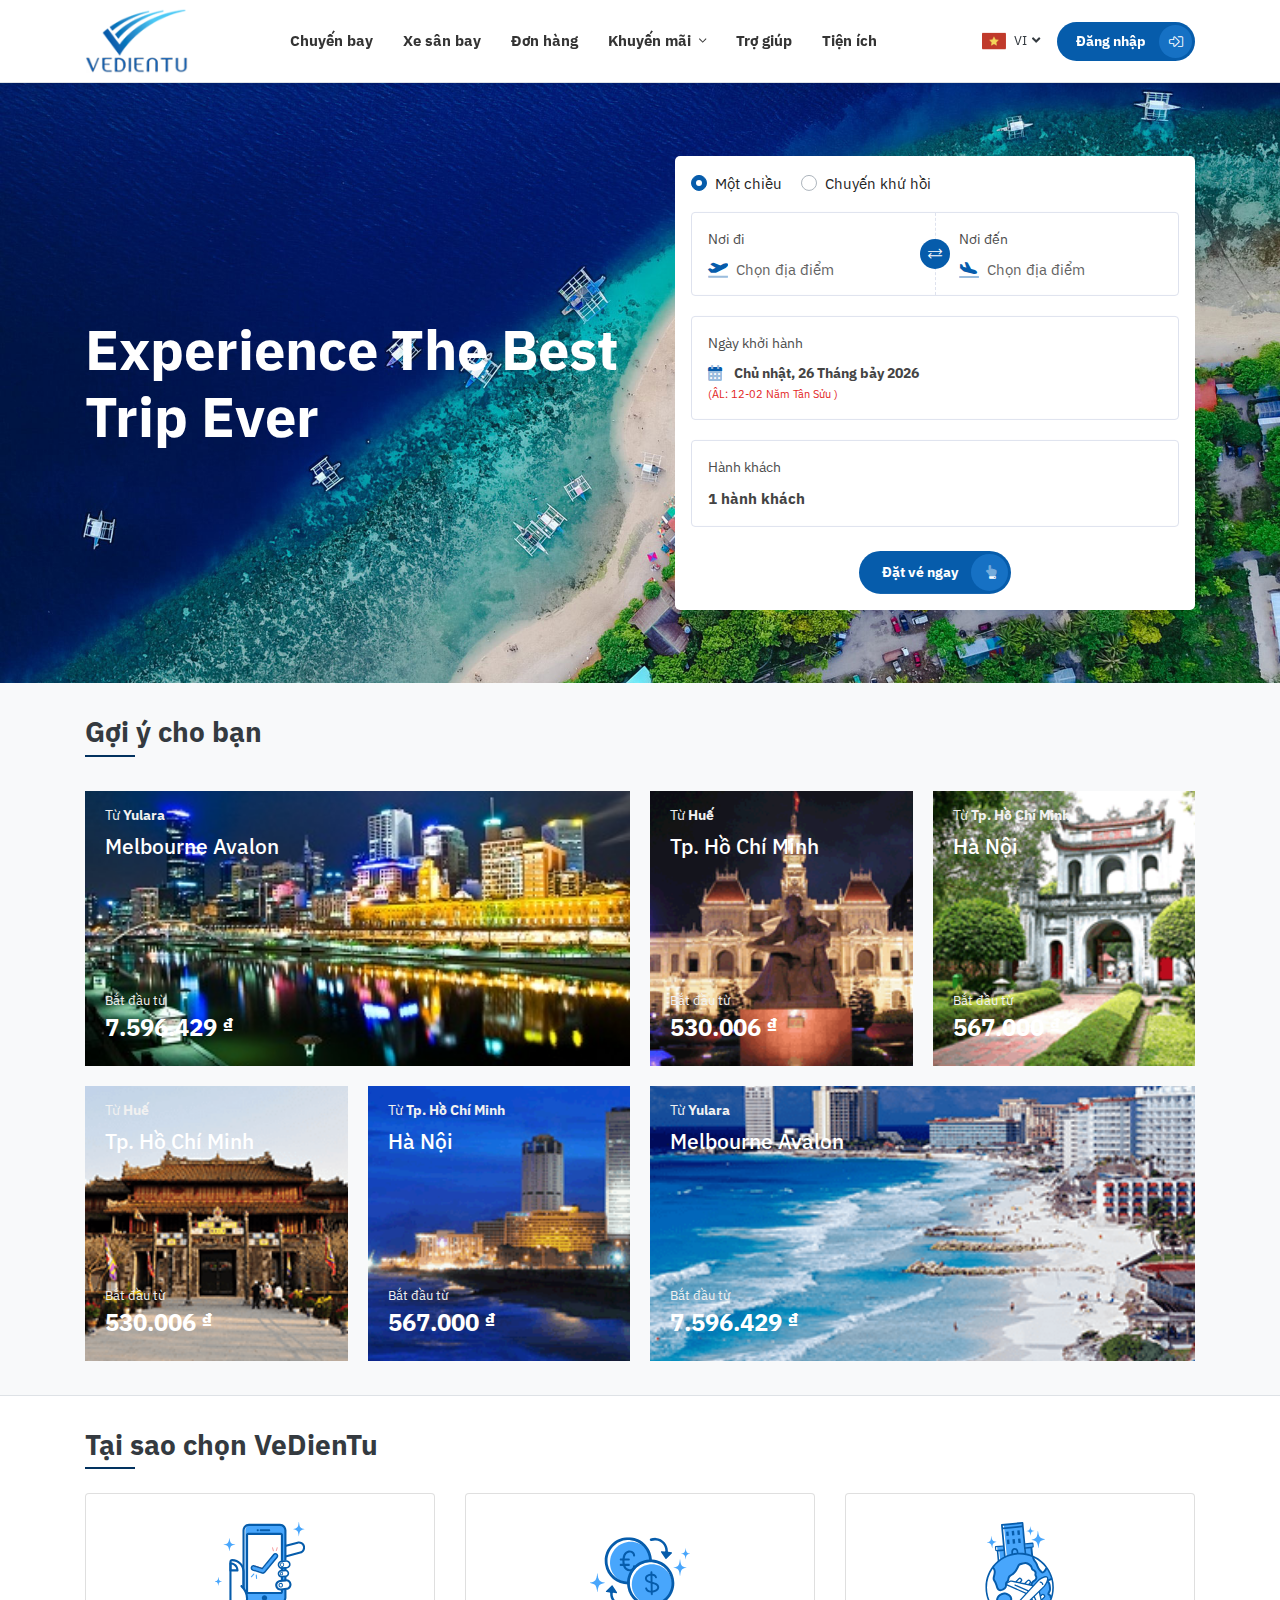
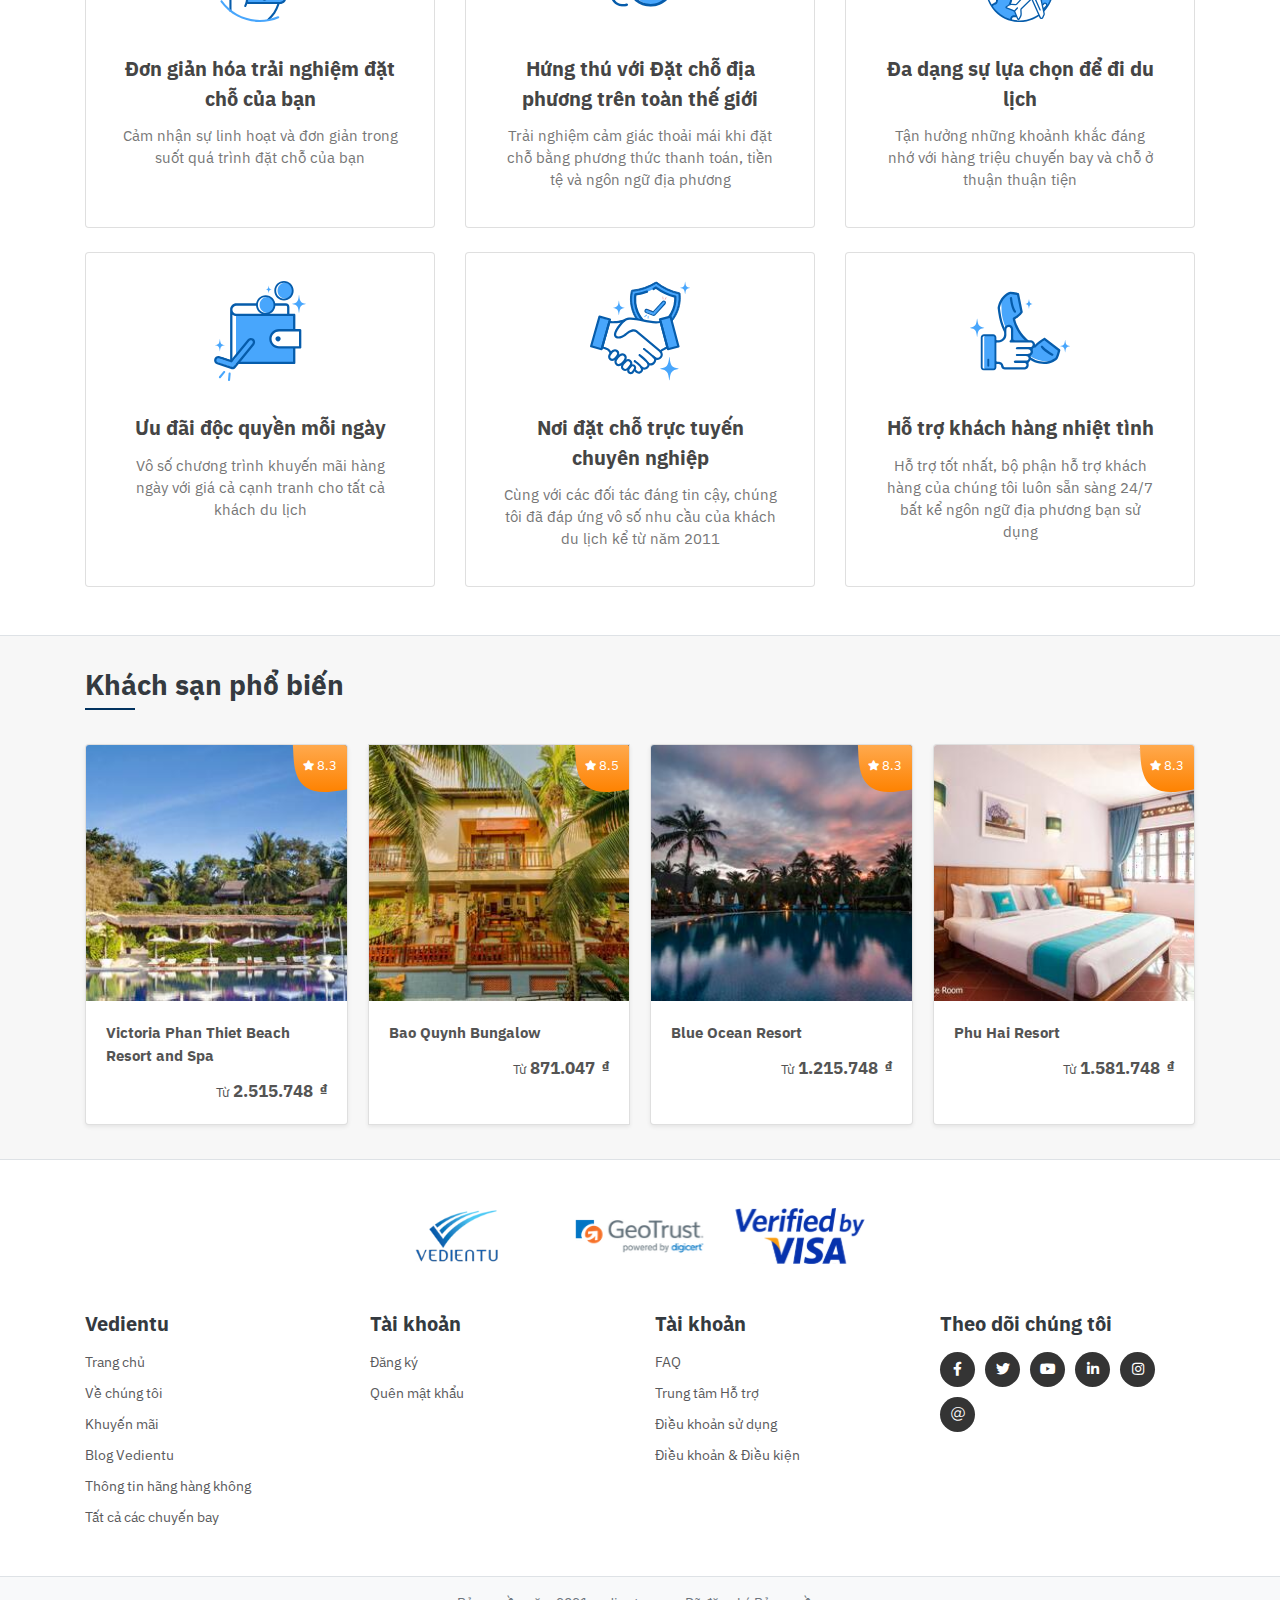
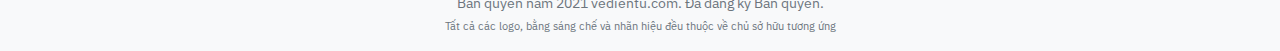
<file: index.html>
<html lang="en-US">
<head>
	<meta http-equiv="Content-Type" content="text/html;charset=UTF-8">
	<meta name="viewport" content="width=device-width, initial-scale=1">
	<meta name="Keywords" content="">
	<meta name="Description" content="">
	<link rel="icon" href="./assets/images/favicon.ico" type="image/x-icon">
	
	<meta itemprop="name" content="">
	<meta itemprop="description" content="">
	<meta itemprop="image" content="">
	
	<meta property="og:locale" content="">
	<meta property="og:type" content="">
	<meta property="og:title" content="">
	<meta property="og:description" content="">
	<meta property="og:image" content="">
	<meta property="og:url" content="">
	<meta property="og:site_name" content="">
	
	<meta name="twitter:card" content="">
	<meta name="twitter:description" content="">
	<meta name="twitter:title" content="">
	<meta name="twitter:site" content="">
	<meta name="twitter:image" content="">
	<meta name="twitter:creator" content="">
	
	<title>Home - Tempalte Ticket Booking</title>
	
	<link rel="stylesheet" href="./assets/plugin/bootstrap/css/bootstrap.min.css">
	<link rel="stylesheet" href="./assets/plugin/bootstrap-flatpickr/bootstrap-flatpickr.min.css">
	<link rel="stylesheet" href="./assets/plugin/select2/select2.min.css">
	<link rel="stylesheet" href="./assets/plugin/swiper/swiper.css">
	<link rel="stylesheet" href="./assets/fonts/fontawesome/css/all.min.css">
	<link rel="stylesheet" href="./assets/plugin/animate.css">
	<link rel="stylesheet" href="./assets/css/style.css">
	
	<style>
		:root {
			--color-main: #065cab;
			--color-hover: #02325f;
			--bg-main: #f7faff;
			--bg-light: #F7F7F7;
			--text-dark: #343a40;
			--text-gray: #6c757d;
			--text-gray-50: #a4a9ae;
			--color-border: #e9e9e9;
		}
	</style>
</head>
<body>
<div class="template-2-popupTheme">
	<div class="modal fade" id="modalLogin" tabindex="-1">
		<div class="modal-dialog">
			<div class="modal-content bg-transparent rounded-0 border-0">
				<div class="modal-body p-0">
					<div class="modal-inner overflow-hidden bg-white">
						<div class="px-4 py-3">
							<div class="heading text-center">
								<span>Đăng nhập</span> <br>Để đặt vé với giá ưu đãi
							</div>
							<div class="d-flex align-items-center justify-content-center my-4">
								<a href="javascript:void(0)" class="btn-social btn-facebook">
									<i class="fab fa-facebook-f"></i>
									Facebook
								</a>
								<button type="button" class="btn-social btn-google">
									<i class="fab fa-google-plus-g"></i>
									Google
								</button>
							</div>
							<div class="divider"><span>Hoặc</span></div>
							<div class="form my-4">
								<form action="">
									<div class="form-group">
										<label for=""><i class="fas fa-envelope"></i></label>
										<input type="email" class="form-control" placeholder="Email">
									</div>
									<div class="form-group">
										<label for=""><i class="fas fa-clock"></i></label>
										<input type="password" class="form-control" placeholder="Password">
									</div>
									<div class="mt-4 d-flex align-items-end justify-content-between">
										<button type="submit" class="btn-social btn-login">Đăng nhập
										</button>
										<a href="javascript:void(0)" data-modal="modalForgot"
										   class="text-muted callModal">Quên mật khẩu?</a>
									</div>
								</form>
							</div>
						</div>
						<div class="modal-inner-footer bg-light border-top px-4 py-3 text-justify">
							<p>
								Nếu chưa có tài khoản đăng nhập, vui lòng
								<a class="font-weight-bold color-main callModal" href="javascript:void(0)"
								   data-modal="modalRegister">Click vào đây để đăng ký</a>
							</p>
						</div>
					</div>
					<div class="modal-right">
						<button type="button" class="close position-absolute rounded-0 bg-transparent"
						        data-dismiss="modal">
							<i class="fal fa-times"></i>
						</button>
					</div>
				</div>
			</div>
		</div>
	</div>
	<div class="modal fade" id="modalRegister" tabindex="-1">
		<div class="modal-dialog">
			<div class="modal-content bg-transparent rounded-0 border-0">
				<div class="modal-body p-0">
					<div class="modal-inner overflow-hidden bg-white">
						<div class="px-4 py-3">
							<div class="heading text-center">
								<span>Đăng ký</span> <br>Để đặt vé với giá ưu đãi
							</div>
							<div class="d-flex align-items-center justify-content-center my-4">
								<a href="javascript:void(0)" class="btn-social btn-facebook">
									<i class="fab fa-facebook-f"></i>
									Facebook
								</a>
								<button type="button" class="btn-social btn-google">
									<i class="fab fa-google-plus-g"></i>
									Google
								</button>
							</div>
							<div class="divider"><span>Hoặc</span></div>
							<div class="form my-4">
								<form action="">
									<div class="form-group">
										<label for=""><i class="fas fa-envelope"></i></label>
										<input type="email" class="form-control" placeholder="Email">
									</div>
									<div class="form-group">
										<label for=""><i class="fas fa-clock"></i></label>
										<input type="password" class="form-control" placeholder="Password">
									</div>
									<div class="form-group">
										<label for=""><i class="fas fa-clock"></i></label>
										<input type="password" class="form-control" placeholder="Re-Password">
									</div>
									<div class="form-group">
										<label for=""><i class="fas fa-address-card"></i></label>
										<input type="text" class="form-control" placeholder="Full name">
									</div>
									<div class="form-group">
										<label for=""><i class="fas fa-phone-alt"></i></label>
										<input type="tel" class="form-control" placeholder="Number phone">
									</div>
									<div class="mt-4 d-flex align-items-end justify-content-between">
										<button type="submit" class="btn-social btn-login">Đăng ký
										</button>
									</div>
								</form>
							</div>
						</div>
						<div class="modal-inner-footer bg-light border-top px-4 py-3 text-justify">
							<p>
								Đã có tài khoản đăng nhập, vui lòng
								<a class="font-weight-bold color-main callModal" href="javascript:void(0)"
								   data-modal="modalLogin">Click vào đây để đăng nhập</a>
							</p>
						</div>
					</div>
					<div class="modal-right">
						<button type="button" class="close position-absolute rounded-0 bg-transparent"
						        data-dismiss="modal">
							<i class="fal fa-times"></i>
						</button>
					</div>
				</div>
			</div>
		</div>
	</div>
	<div class="modal fade" id="modalForgot" tabindex="-1">
		<div class="modal-dialog">
			<div class="modal-content bg-transparent rounded-0 border-0">
				<div class="modal-body p-0">
					<div class="modal-inner overflow-hidden bg-white">
						<div class="px-4 py-3">
							<div class="heading text-center">
								<span>Quên mật khẩu</span>
							</div>
							<div class="form my-4">
								<form action="">
									<div class="form-group">
										<label for=""><i class="fas fa-envelope"></i></label>
										<input type="email" class="form-control" placeholder="Email">
									</div>
									<div class="mt-4 d-flex align-items-end justify-content-between">
										<button type="submit" class="btn-social btn-login">Đăng ký
										</button>
									</div>
								</form>
							</div>
						</div>
					</div>
					<div class="modal-right">
						<button type="button" class="close position-absolute rounded-0 bg-transparent"
						        data-dismiss="modal">
							<i class="fal fa-times"></i>
						</button>
					</div>
				</div>
			</div>
		</div>
	</div>
</div>
<header class="border-bottom bg-white shadow-sm position-relative">
	<div class="container">
		<div class="row align-items-lg-center">
			<div class="col-lg-2">
				<div class="d-flex align-items-center justify-content-between">
				<div class="logo">
					<a class="d-inline-block" href="index.html">
						<img src="./assets/images/logo.png" alt="">
					</a>
				</div>
				<div class="user d-block d-lg-none">
					<div class="action d-flex align-items-center justify-content-lg-end justify-content-start">
						<a href="#modalLogin" class="btn btn-customize" data-toggle="modal">
							<span class="text">Đăng nhập</span>
							<span class="icon"><i class="fal fa-sign-in-alt"></i></span>
						</a>
					</div>
					<div class="action-user d-none align-items-center justify-content-lg-end justify-content-start py-2">
						<a href="javascript:void(0)">
									<span>
										Tài khoản
									</span>
							<i class="fas fa-angle-down"></i>
						</a>
						<ul class="list-unstyled mb-0">
							<li>
								<a href="javascript:void(0)">
											<span>
												Thông tin tài khoản
											</span>
								</a>
							</li>
							<li>
								<a href="javascript:void(0)">
											<span>
												Đổi mật khẩu
											</span>
								</a>
							</li>
							<li>
								<a href="javascript:void(0)">
											<span>
												Đăng xuất
											</span>
								</a>
							</li>
						</ul>
					</div>
				</div>
				</div>
			</div>
			<div class="col-lg-7">
				<div class="navigation">
					<ul class="list-unstyled mb-0 d-lg-flex align-items-center justify-content-start" id="hasMenu">
						<li>
							<a href="">
								Chuyến bay
							</a>
						</li>
						<li>
							<a href="">
								Xe sân bay
							</a>
						</li>
						<li>
							<a href="">
								Đơn hàng
							</a>
						</li>
						<li>
							<a href="">
								Khuyến mãi
								<i class="fal fa-angle-down ml-2"></i>
							</a>
							<ul class="list-unstyled mb-0">
								<li>
									<a href="">
										Submenu 01
									</a>
								</li>
								<li>
									<a href="">
										Submenu 02
									</a>
								</li>
							</ul>
						</li>
						<li>
							<a href="">
								Trợ giúp
							</a>
						</li>
						<li>
							<a href="">
								Tiện ích
							</a>
						</li>
					</ul>
				</div>
			</div>
			<div class="col-lg-3">
				<div class="bg-mobile">
					<div class="row row-5 align-items-center">
						<div class="col-lg-5 col-6">
							<div class="language d-flex align-items-center justify-content-lg-end justify-content-start py-2">
								<a href="javascript:void(0)">
								<span>
									<img src="./assets/images/language/vi.png" alt="">
									VI
								</span>
									<i class="fas fa-angle-down"></i>
								</a>
								<ul class="list-unstyled mb-0">
									<li>
										<a href="javascript:void(0)">
								<span>
									<img src="./assets/images/language/vi.png" alt="">
									Vietnamese
								</span>
										</a>
									</li>
									<li>
										<a href="javascript:void(0)">
								<span>
									<img src="./assets/images/language/en.png" alt="">
									English
								</span>
										</a>
									</li>
									<li>
										<a href="javascript:void(0)">
								<span>
									<img src="./assets/images/language/japan.png" alt="">
									Japanese
								</span>
										</a>
									</li>
									<li>
										<a href="javascript:void(0)">
								<span>
									<img src="./assets/images/language/vi.png" alt="">
									Vietnamese
								</span>
										</a>
									</li>
									<li>
										<a href="javascript:void(0)">
								<span>
									<img src="./assets/images/language/en.png" alt="">
									English
								</span>
										</a>
									</li>
									<li>
										<a href="javascript:void(0)">
								<span>
									<img src="./assets/images/language/japan.png" alt="">
									Japanese
								</span>
										</a>
									</li>
								</ul>
							</div>
						</div>
						<div class="col-lg-7 col-6 d-none d-lg-block">
							<div class="action d-flex align-items-center justify-content-lg-end justify-content-start">
								<a href="#modalLogin" class="btn btn-customize" data-toggle="modal">
									<span class="text">Đăng nhập</span>
									<span class="icon"><i class="fal fa-sign-in-alt"></i></span>
								</a>
							</div>
							<div class="action-user d-none align-items-center justify-content-lg-end justify-content-start py-2">
								<a href="javascript:void(0)">
									<span>
										Tài khoản
									</span>
									<i class="fas fa-angle-down"></i>
								</a>
								<ul class="list-unstyled mb-0">
									<li>
										<a href="javascript:void(0)">
											<span>
												Thông tin tài khoản
											</span>
										</a>
									</li>
									<li>
										<a href="javascript:void(0)">
											<span>
												Đổi mật khẩu
											</span>
										</a>
									</li>
									<li>
										<a href="javascript:void(0)">
											<span>
												Đăng xuất
											</span>
										</a>
									</li>
								</ul>
							</div>
						</div>
						<div class="col-6 d-block d-lg-none">
							<div class="hamburger" id="hamburger">
								<span></span>
							</div>
						</div>
					</div>
				</div>
			</div>
		</div>
	</div>
	<div class="header-overlay"></div>
</header>
<div class="main">
	<div class="block-banner position-relative">
		<div class="swiper-container d-none d-lg-block" id="swiper-banner">
			<div class="swiper-wrapper">
				<div class="swiper-slide">
					<div class="swiper-image" style="background-image: url('./assets/images/banner/bg-1.jpg')">
						<div class="swiper-inner h-100 d-flex align-items-center">
							<div class="container">
								<div class="row">
									<div class="col-md-6">
										<h3 class="text-white text-capitalize font-weight-bold mb-0">
											Experience the best trip ever
										</h3>
									</div>
								</div>
							</div>
						</div>
					</div>
				</div>
				<div class="swiper-slide">
					<div class="swiper-image" style="background-image: url('./assets/images/banner/bg-2.jpg')">
						<div class="swiper-inner h-100 d-flex align-items-center">
							<div class="container">
								<div class="row">
									<div class="col-md-6">
										<h3 class="text-white text-capitalize font-weight-bold mb-0">
											Making the most out of your holiday
										</h3>
									</div>
								</div>
							</div>
						</div>
					</div>
				</div>
				<div class="swiper-slide">
					<div class="swiper-image" style="background-image: url('./assets/images/banner/bg-3.jpg')">
						<div class="swiper-inner h-100 d-flex align-items-center">
							<div class="container">
								<div class="row">
									<div class="col-md-6">
										<h3 class="text-white text-capitalize font-weight-bold mb-0">
											Travel operator just for you
										</h3>
									</div>
								</div>
							</div>
						</div>
					</div>
				</div>
			</div>
		</div>
		<div class="block-form position-absolute">
			<div class="container">
				<div class="row">
					<div class="col-md-12">
						<div class="card border-0 bg-transparent card-search template-2-tab">
							<div class="card-body p-3 bg-white">
								<form action="" class="mb-0">
									<div class="position-relative form-inner-radio mb-3">
										<div class="row no-gutters">
											<div class="col-md-12">
												<div class="custom-control custom-radio custom-control-inline">
													<input type="radio" id="choose-flight-01"
													       name="choose-flight" checked
													       class="custom-control-input">
													<label class="custom-control-label"
													       for="choose-flight-01">Một chiều</label>
												</div>
												<div class="custom-control custom-radio custom-control-inline">
													<input type="radio" id="choose-flight-02"
													       name="choose-flight"
													       class="custom-control-input">
													<label class="custom-control-label"
													       for="choose-flight-02">Chuyến khứ hồi</label>
												</div>
											</div>
										</div>
									</div>
									<div class="position-relative form-inner form-choose-address rounded">
										<div class="row no-gutters">
											<div class="col-md-6">
												<div class="inner trigger-select position-relative p-3">
													<label for="flightDeparture">Nơi
														đi</label>
													<div class="d-flex align-items-center box-inner">
														<i class="fad fa-plane-departure color-main h6 mb-0"></i>
														<select name="states[]" id="flightDeparture"
														        class="flight-select form-control">
															<option value=""></option>
															<option value="SUBC"
															        title="Jakarta, Indonesia|Jakarta|SUBC|fa-plane-departure">
																Jakarta (SUBC)
															</option>
															<option value="SUBC"
															        title="Surabaya, Indonesia|Surabaya|SUBC|fa-plane-departure">
																Surabaya (SUBC)
															</option>
															<option value="JOGC"
															        title="Yogyakarta, Indonesia|Yogyakarta|JOGC|fa-plane-departure">
																Yogyakarta (JOGC)
															</option>
															<option value="SUBC"
															        title="Jakarta, Indonesia|Jakarta|SUBC|fa-plane-departure">
																Jakarta (SUBC)
															</option>
															<option value="SUBC"
															        title="Surabaya, Indonesia|Surabaya|SUBC|fa-plane-departure">
																Surabaya (SUBC)
															</option>
															<option value="JOGC"
															        title="Yogyakarta, Indonesia|Yogyakarta|JOGC|fa-plane-departure">
																Yogyakarta (JOGC)
															</option>
															<option value="SUBC"
															        title="Jakarta, Indonesia|Jakarta|SUBC|fa-plane-departure">
																Jakarta (SUBC)
															</option>
															<option value="SUBC"
															        title="Surabaya, Indonesia|Surabaya|SUBC|fa-plane-departure">
																Surabaya (SUBC)
															</option>
															<option value="JOGC"
															        title="Yogyakarta, Indonesia|Yogyakarta|JOGC|fa-plane-departure">
																Yogyakarta (JOGC)
															</option>
															<option value="SUBC"
															        title="Jakarta, Indonesia|Jakarta|SUBC|fa-plane-departure">
																Jakarta (SUBC)
															</option>
															<option value="SUBC"
															        title="Surabaya, Indonesia|Surabaya|SUBC|fa-plane-departure">
																Surabaya (SUBC)
															</option>
															<option value="JOGC"
															        title="Yogyakarta, Indonesia|Yogyakarta|JOGC|fa-plane-departure">
																Yogyakarta (JOGC)
															</option>
														</select>
													</div>
												</div>
											</div>
											<div class="inner-icon">
												<a href="javascript:void(0)" class="form-icon"
												   id="changeFlight">
													<i class="fal fa-exchange"></i>
												</a>
											</div>
											<div class="col-md-6">
												<div class="inner trigger-select inner-last position-relative p-3 pl-4">
													<label>Nơi đến</label>
													<div class="d-flex align-items-center  box-inner">
														<i class="fad fa-plane-arrival  color-main h6 mb-0"></i>
														<select name="states[]" id="flightDestination"
														        data-key="1"
														        class="flight-select form-control">
															<option value=""></option>
															<option value="SUBC"
															        title="Jakarta, Indonesia|Jakarta|SUBC|fa-plane-arrival">
																Jakarta (SUBC)
															</option>
															<option value="SUBC"
															        title="Surabaya, Indonesia|Surabaya|SUBC|fa-plane-arrival">
																Surabaya (SUBC)
															</option>
															<option value="JOGC"
															        title="Yogyakarta, Indonesia|Yogyakarta|JOGC|fa-plane-arrival">
																Yogyakarta (JOGC)
															</option>
															<option value="SUBC"
															        title="Jakarta, Indonesia|Jakarta|SUBC|fa-plane-arrival">
																Jakarta (SUBC)
															</option>
															<option value="SUBC"
															        title="Surabaya, Indonesia|Surabaya|SUBC|fa-plane-arrival">
																Surabaya (SUBC)
															</option>
															<option value="JOGC"
															        title="Yogyakarta, Indonesia|Yogyakarta|JOGC|fa-plane-arrival">
																Yogyakarta (JOGC)
															</option>
															<option value="SUBC"
															        title="Jakarta, Indonesia|Jakarta|SUBC|fa-plane-arrival">
																Jakarta (SUBC)
															</option>
															<option value="SUBC"
															        title="Surabaya, Indonesia|Surabaya|SUBC|fa-plane-arrival">
																Surabaya (SUBC)
															</option>
															<option value="JOGC"
															        title="Yogyakarta, Indonesia|Yogyakarta|JOGC|fa-plane-arrival">
																Yogyakarta (JOGC)
															</option>
															<option value="SUBC"
															        title="Jakarta, Indonesia|Jakarta|SUBC|fa-plane-arrival">
																Jakarta (SUBC)
															</option>
															<option value="SUBC"
															        title="Surabaya, Indonesia|Surabaya|SUBC|fa-plane-arrival">
																Surabaya (SUBC)
															</option>
															<option value="JOGC"
															        title="Yogyakarta, Indonesia|Yogyakarta|JOGC|fa-plane-arrival">
																Yogyakarta (JOGC)
															</option>
														</select>
													</div>
												</div>
											</div>
										</div>
									</div>
									<div class="position-relative form-inner form-choose-date rounded">
										<div class="row no-gutters">
											<div class="col">
												<div class="inner position-relative p-3 trigger-flat" data-calendar="1">
													<label for="">Ngày
														khởi hành</label>
													<div class="d-flex align-items-center box-inner">
														<i class="fad fa-calendar-alt color-main h6 mb-0"></i>
														<input type="text" placeholder="Chọn ngày khỏi hành"
														       class="border-0 rounded-0 py-0 form-control form-date flatpickr flatpickr-input"
														       id="date-departure"/>
													</div>
													<small class="d-inline-block mt-1 color-red">(ÂL: 12-02 Năm Tân Sửu )</small>
												</div>
											</div>
										</div>
									</div>
									<div class="position-relative form-inner form-choose-people rounded">
										<div class="inner position-relative p-3 passenger-dropdown">
											<label for="">Hành khách</label>
											<div class="d-flex align-items-center">
												<div class="passenger-inner position-relative w-100">
													<div class="dropdown overflow-hidden">
	                                                    <span class="dropdown-toggle">
	                                                        <span>
	                                                            <span id="total-people">1</span> hành khách
	                                                            <input type="hidden"
	                                                                   id="value-passenger" value="1"/>
	                                                        </span>
	                                                    </span>
													</div>
												</div>
											</div>
											<div class="passenger-dropdown-content"
											     style="display: none">
												<div class="passenger-dropdown-container">
													<div class="border-bottom">
														<div class="passenger-title bg-light p-3 d-flex align-items-center justify-content-between">
															<div class="h6 font-weight-bold mb-0">Hành
																khách
															</div>
															<div id="passenger-close">
																<i class="fal fa-times"></i>
															</div>
														</div>
													</div>
													<div class="passenger-dropdown-container">
														<div class="passenger-dropdown-list">
															<div class="passenger-list-item py-2 px-3 d-flex justify-content-between align-items-center">
																<div class="passenger-list-item-left">
																	<div class="passenger-list-item-title">
																		Người lớn
																	</div>
																	<div class="passenger-list-item-subtitle">
																		> 13 tuổi
																	</div>
																</div>
																<div class="passenger-list-item-right">
																	<div class="passenger-event d-flex align-items-center">
																		<div class="passenger-minus passenger-circle">
																			<i class="fal fa-minus"></i>
																		</div>
																		<div class="passenger-counter">
																			1
																		</div>
																		<input type="hidden" value="1"
																		       name="value-count-adult"
																		       class="value-passenger-counter"/>
																		<div class="passenger-plus passenger-circle">
																			<i class="fal fa-plus"></i>
																		</div>
																	</div>
																</div>
															</div>
															<div class="passenger-list-item py-2 px-3 d-flex justify-content-between align-items-center">
																<div class="passenger-list-item-left">
																	<div class="passenger-list-item-title">
																		Children
																	</div>
																	<div class="passenger-list-item-subtitle">
																		2-12 tuổi
																	</div>
																</div>
																<div class="passenger-list-item-right">
																	<div class="passenger-event d-flex align-items-center">
																		<div class="passenger-minus passenger-circle disabled">
																			<i class="fal fa-minus"></i>
																		</div>
																		<div class="passenger-counter">
																			0
																		</div>
																		<input type="hidden" value="0"
																		       name="value-count-child"
																		       class="value-passenger-counter "/>
																		<div class="passenger-plus passenger-circle">
																			<i class="fal fa-plus"></i>
																		</div>
																	</div>
																</div>
															</div>
															<div class="passenger-list-item py-2 px-3 d-flex justify-content-between align-items-center">
																<div class="passenger-list-item-left">
																	<div class="passenger-list-item-title">
																		Baby
																	</div>
																	<div class="passenger-list-item-subtitle">
																		< 2 tuổi
																	</div>
																</div>
																<div class="passenger-list-item-right">
																	<div class="passenger-event d-flex align-items-center">
																		<div class="passenger-minus passenger-circle disabled">
																			<i class="fal fa-minus"></i>
																		</div>
																		<div class="passenger-counter">
																			0
																		</div>
																		<input type="hidden" value="0"
																		       name="value-count-baby"
																		       class="value-passenger-counter value-count-baby"/>
																		<div class="passenger-plus passenger-circle">
																			<i class="fal fa-plus"></i>
																		</div>
																	</div>
																</div>
															</div>
														</div>
													</div>
												</div>
											</div>
										</div>
									</div>
									<div class="position-relative form-choose-button inner-button text-center mt-4">
										<button type="submit" class="btn btn-customize">
											<span class="text">Đặt vé ngay</span>
											<span class="icon"><i class="fad fa-hand-point-up"></i></span>
										</button>
									</div>
								</form>
							</div>
						</div>
					</div>
				</div>
			</div>
		</div>
	</div>
	<div class="block-recommended bg-light  border-bottom py-4">
		<div class="container">
			<div class="row">
				<div class="col-md-12">
					<div class="heading-block position-relative mb-4">
						<h3 class="mb-0 py-2 font-weight-bold text-dark">Gợi ý cho bạn</h3>
					</div>
				</div>
			</div>
			<div class="row row-col-10">
				<div class="col-lg-6 col-md-4">
					<div class="card rounded-0 border-0 position-relative overflow-hidden card-recommended">
						<a href="search.html" class="link-cover"></a>
						<div class="card-img" style="background-image: url('./assets/images/recommended/1.png')"></div>
						<div class="card-img-overlay p-0">
							<div class="card-inner w-100 h-100">
								<div class="card-subtitle mb-2">
									Từ <span class="font-weight-bold">Yulara</span>
								</div>
								<h6 class="card-title position-relative mb-0 text-white">
									<i class="fal fa-plane"></i>Melbourne Avalon
								</h6>
								<div class="card-line"></div>
								<div class="card-price">
									<small>Bắt đầu từ</small>
									<span>
										7.596.429 <sup>₫</sup>
									</span>
								</div>
								<div class="card-action">
									<i class="fal fa-arrow-right"></i>
								</div>
							</div>
						</div>
					</div>
				</div>
				<div class="col-lg-3 col-md-4">
					<div class="card rounded-0 border-0 position-relative overflow-hidden card-recommended">
						<a href="search.html" class="link-cover"></a>
						<div class="card-img" style="background-image: url('./assets/images/recommended/2.webp')"></div>
						<div class="card-img-overlay p-0">
							<div class="card-inner w-100 h-100">
								<div class="card-subtitle mb-2">
									Từ <span class="font-weight-bold">Huế</span>
								</div>
								<h6 class="card-title position-relative mb-0 text-white">
									<i class="fal fa-plane"></i>Tp. Hồ Chí Minh
								</h6>
								<div class="card-line"></div>
								<div class="card-price">
									<small>Bắt đầu từ</small>
									<span>
										530.006 <sup>₫</sup>
									</span>
								</div>
								<div class="card-action">
									<i class="fal fa-arrow-right"></i>
								</div>
							</div>
						</div>
					</div>
				</div>
				<div class="col-lg-3 col-md-4">
					<div class="card rounded-0 border-0 position-relative overflow-hidden card-recommended">
						<a href="search.html" class="link-cover"></a>
						<div class="card-img" style="background-image: url('./assets/images/recommended/3.png')"></div>
						<div class="card-img-overlay p-0">
							<div class="card-inner w-100 h-100">
								<div class="card-subtitle mb-2">
									Từ <span class="font-weight-bold">Tp. Hồ Chí Minh</span>
								</div>
								<h6 class="card-title position-relative mb-0 text-white">
									<i class="fal fa-plane"></i>Hà Nội
								</h6>
								<div class="card-line"></div>
								<div class="card-price">
									<small>Bắt đầu từ</small>
									<span>
										567.000 <sup>₫</sup>
									</span>
								</div>
								<div class="card-action">
									<i class="fal fa-arrow-right"></i>
								</div>
							</div>
						</div>
					</div>
				</div>
			</div>
			<div class="row row-col-10">
				<div class="col-lg-3 col-md-4">
					<div class="card rounded-0 border-0 position-relative overflow-hidden card-recommended">
						<a href="search.html" class="link-cover"></a>
						<div class="card-img" style="background-image: url('./assets/images/recommended/4.webp')"></div>
						<div class="card-img-overlay p-0">
							<div class="card-inner w-100 h-100">
								<div class="card-subtitle mb-2">
									Từ <span class="font-weight-bold">Huế</span>
								</div>
								<h6 class="card-title position-relative mb-0 text-white">
									<i class="fal fa-plane"></i>Tp. Hồ Chí Minh
								</h6>
								<div class="card-line"></div>
								<div class="card-price">
									<small>Bắt đầu từ</small>
									<span>
										530.006 <sup>₫</sup>
									</span>
								</div>
								<div class="card-action">
									<i class="fal fa-arrow-right"></i>
								</div>
							</div>
						</div>
					</div>
				</div>
				<div class="col-lg-3 col-md-4">
					<div class="card rounded-0 border-0 position-relative overflow-hidden card-recommended">
						<a href="search.html" class="link-cover"></a>
						<div class="card-img" style="background-image: url('./assets/images/recommended/5.png')"></div>
						<div class="card-img-overlay p-0">
							<div class="card-inner w-100 h-100">
								<div class="card-subtitle mb-2">
									Từ <span class="font-weight-bold">Tp. Hồ Chí Minh</span>
								</div>
								<h6 class="card-title position-relative mb-0 text-white">
									<i class="fal fa-plane"></i>Hà Nội
								</h6>
								<div class="card-line"></div>
								<div class="card-price">
									<small>Bắt đầu từ</small>
									<span>
										567.000 <sup>₫</sup>
									</span>
								</div>
								<div class="card-action">
									<i class="fal fa-arrow-right"></i>
								</div>
							</div>
						</div>
					</div>
				</div>
				<div class="col-lg-6 col-md-4">
					<div class="card rounded-0 border-0 position-relative overflow-hidden card-recommended">
						<a href="search.html" class="link-cover"></a>
						<div class="card-img" style="background-image: url('./assets/images/recommended/6.png')"></div>
						<div class="card-img-overlay p-0">
							<div class="card-inner w-100 h-100">
								<div class="card-subtitle mb-2">
									Từ <span class="font-weight-bold">Yulara</span>
								</div>
								<h6 class="card-title position-relative mb-0 text-white">
									<i class="fal fa-plane"></i>Melbourne Avalon
								</h6>
								<div class="card-line"></div>
								<div class="card-price">
									<small>Bắt đầu từ</small>
									<span>
										7.596.429 <sup>₫</sup>
									</span>
								</div>
								<div class="card-action">
									<i class="fal fa-arrow-right"></i>
								</div>
							</div>
						</div>
					</div>
				</div>
			</div>
		</div>
	</div>
	<div class="block-intro bg-white border-bottom py-4">
		<div class="container">
			<div class="row">
				<div class="col-12">
					<div class="heading-block position-relative mb-4">
						<h3 class="mb-0 py-2 font-weight-bold text-dark">Tại sao chọn VeDienTu</h3>
					</div>
				</div>
				<div class="col-12">
					<div class="row">
						<div class="col-md-4 mb-4">
							<div class="card bg-white p-3 card-intro">
								<div class="card-header bg-transparent rounded-0 border-bottom-0">
									<img src="./assets/images/intro/1.svg" alt="">
								</div>
								<div class="card-body text-center">
									<div class="card-title">
										Đơn giản hóa trải nghiệm đặt chỗ của bạn
									</div>
									<div class="card-text">
										Cảm nhận sự linh hoạt và đơn giản trong suốt quá trình đặt chỗ của bạn
									</div>
								</div>
							</div>
						</div>
						<div class="col-md-4 mb-4">
							<div class="card bg-white  p-3 card-intro">
								<div class="card-header bg-transparent rounded-0 border-bottom-0">
									<img src="./assets/images/intro/2.svg" alt="">
								</div>
								<div class="card-body text-center">
									<div class="card-title">
										Hứng thú với Đặt chỗ địa phương trên toàn thế giới
									</div>
									<div class="card-text">
										Trải nghiệm cảm giác thoải mái khi đặt chỗ bằng phương thức thanh toán, tiền tệ
										và ngôn ngữ địa phương
									</div>
								</div>
							</div>
						</div>
						<div class="col-md-4 mb-4">
							<div class="card bg-white  p-3 card-intro">
								<div class="card-header bg-transparent rounded-0 border-bottom-0">
									<img src="./assets/images/intro/3.svg" alt="">
								</div>
								<div class="card-body text-center">
									<div class="card-title">
										Đa dạng sự lựa chọn để đi du lịch
									</div>
									<div class="card-text">
										Tận hưởng những khoảnh khắc đáng nhớ với hàng triệu chuyến bay và chỗ ở thuận
										thuận tiện
									</div>
								</div>
							</div>
						</div>
						<div class="col-md-4 mb-4">
							<div class="card bg-white  p-3 card-intro">
								<div class="card-header bg-transparent rounded-0 border-bottom-0">
									<img src="./assets/images/intro/4.svg" alt="">
								</div>
								<div class="card-body text-center">
									<div class="card-title">
										Ưu đãi độc quyền mỗi ngày
									</div>
									<div class="card-text">
										Vô số chương trình khuyến mãi hàng ngày với giá cả cạnh tranh cho tất cả khách
										du lịch
									</div>
								</div>
							</div>
						</div>
						<div class="col-md-4 mb-4">
							<div class="card bg-white  p-3 card-intro">
								<div class="card-header bg-transparent rounded-0 border-bottom-0">
									<img src="./assets/images/intro/5.svg" alt="">
								</div>
								<div class="card-body text-center">
									<div class="card-title">
										Nơi đặt chỗ trực tuyến chuyên nghiệp
									</div>
									<div class="card-text">
										Cùng với các đối tác đáng tin cậy, chúng tôi đã đáp ứng vô số nhu cầu của khách
										du lịch kể từ năm 2011
									</div>
								</div>
							</div>
						</div>
						<div class="col-md-4 mb-4">
							<div class="card bg-white p-3 card-intro">
								<div class="card-header bg-transparent rounded-0 border-bottom-0">
									<img src="./assets/images/intro/6.svg" alt="">
								</div>
								<div class="card-body text-center">
									<div class="card-title">
										Hỗ trợ khách hàng nhiệt tình
									</div>
									<div class="card-text">
										Hỗ trợ tốt nhất, bộ phận hỗ trợ khách hàng của chúng tôi luôn sẵn sàng 24/7 bất
										kể ngôn ngữ địa phương bạn sử dụng
									</div>
								</div>
							</div>
						</div>
					</div>
				</div>
			</div>
		</div>
	</div>
	<div class="block-popular border-bottom py-4">
		<div class="container">
			<div class="row">
				<div class="col-md-12">
					<div class="heading-block position-relative mb-4">
						<h3 class="mb-0 py-2 font-weight-bold text-dark">Khách sạn phổ biến</h3>
					</div>
				</div>
			</div>
			<div class="row row-col-10">
				<div class="col-lg-3 col-md-6">
					<div class="card shadow-sm position-relative overflow-hidden card-popular">
						<a href="#" class="link-cover"></a>
						<div class="card-img rounded-0 position-relative"
						     style="background-image: url('./assets/images/hotel/1.jpg')">
							<span class="card-rating position-absolute">
								<div class="rating-value">
									<p class="mb-0">
										<small><i class="fas fa-star"></i></small>
									    8.3
									</p>
									<svg width="56" height="49" viewBox="0 0 56 49" fill="none"
									     xmlns="http://www.w3.org/2000/svg">
										<path fill-rule="evenodd" clip-rule="evenodd"
										      d="M0.763855 0C0.78115 0.151691 0.796747 0.305769 0.810614 0.462263C0.995736 2.55133 1.10013 4.88231 1.21108 7.35957C2.03304 25.7124 3.21456 52.0935 40.2446 47.6133C46.4899 46.8577 51.6026 45.9947 55.7636 45.0705V5C55.7636 2.23858 53.525 0 50.7636 0H0.763855Z"
										      fill="url(#paint0_linear)"></path>
										<defs>
											<linearGradient id="paint0_linear" x1="28.2637" y1="0" x2="28.2637"
											                y2="48.1171"
											                gradientUnits="userSpaceOnUse">
												<stop stop-color="#ffaa4f"></stop>
												<stop offset="1" stop-color="#FE8200"></stop>
											</linearGradient>
										</defs>
									</svg>
								</div>
							</span>
						</div>
						<div class="card-body">
							<div class="card-title">
								Victoria Phan Thiet Beach Resort and Spa
							</div>
							<div class="card-price">
								<small>Từ</small>
								<span>
									 2.515.748 <sup>₫</sup>
								</span>
							</div>
						</div>
					</div>
				</div>
				<div class="col-lg-3 col-md-6">
					<div class="card shadow-sm rounded-0 position-relative overflow-hidden card-popular">
						<a href="#" class="link-cover"></a>
						<div class="card-img rounded-0 position-relative"
						     style="background-image: url('./assets/images/hotel/2.jpg')">
							<span class="card-rating position-absolute">
								<div class="rating-value">
									<p class="mb-0">
										<small><i class="fas fa-star"></i></small>
									    8.5
									</p>
									<svg width="56" height="49" viewBox="0 0 56 49" fill="none"
									     xmlns="http://www.w3.org/2000/svg">
										<path fill-rule="evenodd" clip-rule="evenodd"
										      d="M0.763855 0C0.78115 0.151691 0.796747 0.305769 0.810614 0.462263C0.995736 2.55133 1.10013 4.88231 1.21108 7.35957C2.03304 25.7124 3.21456 52.0935 40.2446 47.6133C46.4899 46.8577 51.6026 45.9947 55.7636 45.0705V5C55.7636 2.23858 53.525 0 50.7636 0H0.763855Z"
										      fill="url(#paint0_linear)"></path>
										<defs>
											<linearGradient id="paint0_linear" x1="28.2637" y1="0" x2="28.2637"
											                y2="48.1171"
											                gradientUnits="userSpaceOnUse">
												<stop stop-color="#ffaa4f"></stop>
												<stop offset="1" stop-color="#FE8200"></stop>
											</linearGradient>
										</defs>
									</svg>
								</div>
							</span>
						</div>
						<div class="card-body">
							<div class="card-title">
								Bao Quynh Bungalow
							</div>
							<div class="card-price">
								<small>Từ</small>
								<span>
									 871.047 <sup>₫</sup>
								</span>
							</div>
						</div>
					</div>
				</div>
				<div class="col-lg-3 col-md-6">
					<div class="card shadow-sm position-relative overflow-hidden card-popular">
						<a href="#" class="link-cover"></a>
						<div class="card-img rounded-0 position-relative"
						     style="background-image: url('./assets/images/hotel/3.jpg')">
							<span class="card-rating position-absolute">
								<div class="rating-value">
									<p class="mb-0">
										<small><i class="fas fa-star"></i></small>
									    8.3
									</p>
									<svg width="56" height="49" viewBox="0 0 56 49" fill="none"
									     xmlns="http://www.w3.org/2000/svg">
										<path fill-rule="evenodd" clip-rule="evenodd"
										      d="M0.763855 0C0.78115 0.151691 0.796747 0.305769 0.810614 0.462263C0.995736 2.55133 1.10013 4.88231 1.21108 7.35957C2.03304 25.7124 3.21456 52.0935 40.2446 47.6133C46.4899 46.8577 51.6026 45.9947 55.7636 45.0705V5C55.7636 2.23858 53.525 0 50.7636 0H0.763855Z"
										      fill="url(#paint0_linear)"></path>
										<defs>
											<linearGradient id="paint0_linear" x1="28.2637" y1="0" x2="28.2637"
											                y2="48.1171"
											                gradientUnits="userSpaceOnUse">
												<stop stop-color="#ffaa4f"></stop>
												<stop offset="1" stop-color="#FE8200"></stop>
											</linearGradient>
										</defs>
									</svg>
								</div>
							</span>
						</div>
						<div class="card-body">
							<div class="card-title">
								Blue Ocean Resort
							</div>
							<div class="card-price">
								<small>Từ</small>
								<span>
									 1.215.748 <sup>₫</sup>
								</span>
							</div>
						</div>
					</div>
				</div>
				<div class="col-lg-3 col-md-6">
					<div class="card shadow-sm position-relative overflow-hidden card-popular">
						<a href="#" class="link-cover"></a>
						<div class="card-img rounded-0 position-relative"
						     style="background-image: url('./assets/images/hotel/4.jpg')">
							<span class="card-rating position-absolute">
								<div class="rating-value">
									<p class="mb-0">
										<small><i class="fas fa-star"></i></small>
									    8.3
									</p>
									<svg width="56" height="49" viewBox="0 0 56 49" fill="none"
									     xmlns="http://www.w3.org/2000/svg">
										<path fill-rule="evenodd" clip-rule="evenodd"
										      d="M0.763855 0C0.78115 0.151691 0.796747 0.305769 0.810614 0.462263C0.995736 2.55133 1.10013 4.88231 1.21108 7.35957C2.03304 25.7124 3.21456 52.0935 40.2446 47.6133C46.4899 46.8577 51.6026 45.9947 55.7636 45.0705V5C55.7636 2.23858 53.525 0 50.7636 0H0.763855Z"
										      fill="url(#paint0_linear)"></path>
										<defs>
											<linearGradient id="paint0_linear" x1="28.2637" y1="0" x2="28.2637"
											                y2="48.1171"
											                gradientUnits="userSpaceOnUse">
												<stop stop-color="#ffaa4f"></stop>
												<stop offset="1" stop-color="#FE8200"></stop>
											</linearGradient>
										</defs>
									</svg>
								</div>
							</span>
						</div>
						<div class="card-body">
							<div class="card-title">
								Phu Hai Resort
							</div>
							<div class="card-price">
								<small>Từ</small>
								<span>
									1.581.748 <sup>₫</sup>
								</span>
							</div>
						</div>
					</div>
				</div>
			</div>
		</div>
	</div>
</div>
<footer class="position-relative bg-white">
	<div class="footer-top py-5 position-relative">
		<div class="container">
			<div class="row pb-5">
				<div class="col-md-12 text-center">
					<div class="d-flex align-items-center justify-content-center footer-image">
						<a href="index.html">
							<img src="./assets/images/logo.png" alt="">
						</a>
						<a href="index.html">
							<img src="./assets/images/1.svg" alt="">
						</a>
						<a href="index.html">
							<img src="./assets/images/2.svg" alt="">
						</a>
					</div>
				</div>
			</div>
			<div class="row">
				<div class="col-lg-3 col-sm-6">
					<div class="footer-inner">
						<div class="footer-title mb-3 font-weight-bold text-dark h5">
							Vedientu
						</div>
						<div class="footer-list footer-link">
							<ul class="list-unstyled mb-0">
								<li>
									<a href="#">
										Trang chủ
									</a>
								</li>
								<li>
									<a href="#">
										Về chúng tôi
									</a>
								</li>
								<li>
									<a href="#">
										Khuyến mãi
									</a>
								</li>
								<li>
									<a href="#">
										Blog Vedientu
									</a>
								</li>
								<li>
									<a href="#">
										Thông tin hãng hàng không
									</a>
								</li>
								<li>
									<a href="#">
										Tất cả các chuyến bay
									</a>
								</li>
							
							</ul>
						</div>
					</div>
				</div>
				<div class="col-lg-3 col-sm-6">
					<div class="footer-inner">
						<div class="footer-title mb-3 font-weight-bold text-dark h5">
							Tài khoản
						</div>
						<div class="footer-list footer-link">
							<ul class="list-unstyled mb-0">
								<li>
									<a href="#">
										Đăng ký
									</a>
								</li>
								<li>
									<a href="#">
										Quên mật khẩu
									</a>
								</li>
							</ul>
						</div>
					</div>
				</div>
				<div class="col-lg-3 col-sm-6">
					<div class="footer-inner">
						<div class="footer-title mb-3 font-weight-bold text-dark h5">
							Tài khoản
						</div>
						<div class="footer-list footer-link">
							<ul class="list-unstyled mb-0">
								<li>
									<a href="#">
										FAQ
									</a>
								</li>
								<li>
									<a href="#">
										Trung tâm Hỗ trợ
									</a>
								</li>
								<li>
									<a href="#">
										Điều khoản sử dụng
									</a>
								</li>
								<li>
									<a href="#">
										Điều khoản & Điều kiện
									</a>
								</li>
							</ul>
						</div>
					</div>
				</div>
				<div class="col-lg-3 col-sm-6">
					<div class="footer-inner">
						<div class="footer-title mb-3 font-weight-bold text-dark h5">
							Theo dõi chúng tôi
						</div>
						<div class="footer-list footer-social">
							<ul class="list-unstyled mb-0">
								<li>
									<a href="" class="facebook">
										<i class="fab fa-facebook-f"></i>
									</a>
								</li>
								<li>
									<a href="" class="twitter">
										<i class="fab fa-twitter"></i>
									</a>
								</li>
								<li>
									<a href="" class="youtube">
										<i class="fab fa-youtube"></i>
									</a>
								</li>
								<li>
									<a href="" class="linkedin">
										<i class="fab fa-linkedin-in"></i>
									</a>
								</li>
								<li>
									<a href="" class="instagram">
										<i class="fab fa-instagram"></i>
									</a>
								</li>
								<li>
									<a href="" class="contact">
										<i class="fal fa-at"></i>
									</a>
								</li>
							</ul>
						</div>
					</div>
				</div>
			</div>
		</div>
	</div>
	<div class="footer-bottom bg-light py-3 border-top position-relative">
		<div class="container">
			<div class="row">
				<div class="col-12 text-center text-muted">
					<p class="mb-1">Bản quyền năm 2021 vedientu.com. Đã đăng ký Bản quyền.</p>
					<small>Tất cả các logo, bằng sáng chế và nhãn hiệu đều thuộc về chủ sở hữu tương ứng</small>
				</div>
			</div>
		</div>
	</div>
</footer>

<script type="text/javascript" src="./assets/plugin/jquery.min.js"></script>
<script type="text/javascript" src="./assets/plugin/bootstrap/js/bootstrap.bundle.min.js"></script>
<script type="text/javascript" src="./assets/plugin/bootstrap-flatpickr/bootstrap-flatpickr.js"></script>
<script type="text/javascript" src="./assets/plugin/bootstrap-flatpickr/bootstrap-flatpickr-vn.js"></script>
<script type="text/javascript" src="./assets/plugin/select2/select2.min.js"></script>
<script type="text/javascript" src="./assets/plugin/swiper/swiper.js"></script>
<script type="text/javascript" src="./assets/js/theme-script.js"></script>

</body>
</html>
</file>
<file: assets/css/style.css>
@import url('https://fonts.googleapis.com/css2?family=IBM+Plex+Sans:wght@300;400;500;600;700&display=swap');

body {
    background: var(--bg-light);
    font-size: 14px;
    overflow-x: hidden;
    font-family: 'IBM Plex Sans', sans-serif;
}

a, a:hover, a:focus {
    -webkit-box-shadow: none;
    box-shadow: none;
    outline: none;
    text-decoration: none;
    cursor: pointer;
    -o-transition: 0.3s all ease-out;
    transition: 0.3s all ease-out;
    -webkit-transition: 0.3s all ease-out;
}

input,
select,
textarea {
    -o-transition: 0.3s all ease-out;
    transition: 0.3s all ease-out;
    -webkit-transition: 0.3s all ease-out;
}

input:focus,
select:focus,
textarea:focus {
    -webkit-box-shadow: none !important;
    box-shadow: none !important;
    outline: none !important;
}

/* Customize */
.row.row-10 {
    margin-left: -10px;
    margin-right: -10px;
}

.row.row-10 > [class*=col] {
    padding-left: 10px;
    padding-right: 10px;
}

.row.row-col-10 {
    margin: 0 -10px;
}

.row.row-col-10 [class*=col] {
    padding: 10px;
}

.row.row-5 {
    margin-left: -5px;
    margin-right: -5px;
}

.row.row-5 [class*=col] {
    padding-left: 5px;
    padding-right: 5px;
}

.swiper-container [class*=swiper-button] {
    outline: none;
    -webkit-box-shadow: none;
    box-shadow: none;
    color: #fff;
    opacity: 0;
    visibility: hidden;
    -webkit-transition: .3s all ease-in-out;
    -o-transition: .3s all ease-in-out;
    transition: .3s all ease-in-out;
    cursor: pointer;
}

.swiper-container [class*=swiper-button]:after {
    font-family: "Font Awesome 5 Free";
    font-weight: 900;
    font-size: 3em;
}

.swiper-container .swiper-button-prev.arrow-light {
    left: 30px;
}

.swiper-container .swiper-button-next.arrow-light {
    right: 30px;
}

.swiper-button-next.swiper-button-disabled, .swiper-button-prev.swiper-button-disabled {
    pointer-events: auto;
}

.swiper-container .swiper-button-prev:after {
    content: "\f104";
}

.swiper-container .swiper-button-next:after {
    content: "\f105";
}

.swiper-container:hover [class*=swiper-button] {
    opacity: 1;
    visibility: visible;
}

.heading-block:before {
    position: absolute;
    display: block;
    content: "";
    width: 50px;
    border-bottom: 2px solid var(--color-hover);
    bottom: 0;
    left: 0;
}

.card .link-cover::after {
    position: absolute;
    top: 0;
    right: 0;
    bottom: 0;
    left: 0;
    z-index: 3;
    content: "";
}

.btn-customize {
    border-radius: 30px;
    padding: 8px 48px 8px 18px;
    color: #fff;
    font-weight: bold;
    position: relative;
    -moz-transition: all 0.3s;
    -o-transition: all 0.3s;
    -webkit-transition: all 0.3s;
    transition: all 0.3s;
    background-color: var(--color-main);
    font-size: 1em;
    outline: none !important;
    box-shadow: none !important;
}

.btn-customize .text {
    position: relative;
    z-index: 3;
}

.btn-customize .icon {
    -moz-border-radius: 50%;
    -webkit-border-radius: 50%;
    border-radius: 50%;
    width: 33px;
    height: 33px;
    position: absolute;
    right: 2px;
    top: 2px;
    -moz-transition: all 0.3s ease-out;
    -o-transition: all 0.3s ease-out;
    -webkit-transition: all 0.3s ease-out;
    transition: all 0.3s ease-out;
    z-index: 2;
    background: #1671c4;
}

.btn-customize .icon i {
    position: absolute;
    top: 50%;
    margin-top: -6px;
    left: 50%;
    margin-left: -6px;
    -moz-transition: all 0.3s;
    -o-transition: all 0.3s;
    -webkit-transition: all 0.3s;
    transition: all 0.3s;
}

.btn-customize:hover {
    color: #fff;
    padding-right: 18px;
    padding-left: 42px;
}

.btn-customize:hover .icon {
    -moz-border-radius: 30px;
    -webkit-border-radius: 30px;
    border-radius: 30px;
    width: calc(100% - 4px) !important;
}

.btn-customize:hover .icon i {
    left: 12%;
}

.color-main {
    color: var(--color-main);
}

.color-hover {
    color: var(--color-hover);
}

.background-main {
    background-color: var(--color-main);
}

.background-hover {
    background-color: var(--color-hover);
}

.color-red {
    color: #e31f25 !important;
}


/* Header */
header {
    z-index: 9;
}

header .logo img {
    width: 100%;
}

header .navigation > ul > li {
    position: relative;
}

header .navigation > ul > li:before {
    height: 0;
    width: 100%;
    position: absolute;
    top: 0;
    left: 0;
    background-color: var(--color-main);
    display: block;
    content: "";
    transition: all .4s cubic-bezier(.22, 1, .36, 1);
}

header .navigation > ul > li > a {
    display: flex;
    align-items: center;
    justify-content: space-between;
    padding: 30px 15px;
    color: #343434;
    font-size: 1.05em;
    font-weight: 700;
    position: relative;
    z-index: 2;
}

header .navigation > ul > li > ul {
    position: absolute;
    top: 40%;
    left: 0;
    min-width: 220px;
    width: -webkit-max-content;
    width: -moz-max-content;
    width: max-content;
    opacity: 0;
    visibility: visible;
    -o-transition: .3s all ease-in-out;
    transition: .3s all ease-in-out;
    -webkit-transition: .3s all ease-in-out;
    background: #fff;
    -webkit-box-shadow: 0 10px 25px rgb(0 0 0 / 10%);
    box-shadow: 0 10px 25px rgb(0 0 0 / 10%);
    border: 1px solid #e9e9e9;
    z-index: 2;
}

header .navigation > ul > li > ul > li:not(:last-of-type) {
    border-bottom: 1px dotted #e9e9e9;
}

header .navigation > ul > li > ul > li > a {
    padding: 8px 15px;
    -o-transition: .3s all ease-in-out;
    transition: .3s all ease-in-out;
    -webkit-transition: .3s all ease-in-out;
    width: 100%;
    text-decoration: none;
    color: #333;
    display: inline-block;
}

header .navigation > ul > li:hover:before {
    height: 100%;
}

header .navigation > ul > li:hover > a {
    color: #fff;
}

header .navigation > ul > li > ul > li:hover > a {
    color: var(--color-main);
    background-color: #f9f9f9;
}

header .navigation > ul > li:hover > ul {
    top: 100%;
    opacity: 1;
    visibility: visible;
}

header .action-user {
    position: relative;
}

header .action-user a {
    color: var(--text-dark);
    -o-transition: .3s all ease-in-out;
    transition: .3s all ease-in-out;
    -webkit-transition: .3s all ease-in-out;
    display: flex;
    align-items: center;
    font-size: 1em;
    justify-content: space-between;
}

header .action-user a i {
    margin-left: 5px;
}

header .action-user span {
    display: flex;
    align-items: center;
    justify-content: flex-start;
}

header .action-user > ul {
    display: flex;
    align-items: center;
    justify-content: flex-start;
    flex-wrap: wrap;
    position: absolute;
    top: 190%;
    right: 0;
    width: 200px;
    opacity: 0;
    visibility: hidden;
    -o-transition: .3s all ease-in-out;
    transition: .3s all ease-in-out;
    -webkit-transition: .3s all ease-in-out;
    background: #fff;
    -webkit-box-shadow: 0 10px 25px rgb(0 0 0 / 10%);
    box-shadow: 0 10px 25px rgb(0 0 0 / 10%);
    z-index: 7;
    border-bottom: 1px dotted #e9e9e9;
}

header .action-user > ul:before, header .action-user > ul:after {
    font-size: 1.4em;
    display: block;
    width: 0;
    height: 0;
    content: "";
    pointer-events: none;
    position: absolute;
    top: -10px;
    right: 15px;
    border-right: 10px solid transparent;
    border-left: 10px solid transparent;
}

header .action-user > ul:before {
    border-bottom: 10px solid #a9a9a9;
}

header .action-user > ul:after {
    border-bottom: 10px solid #fff;
}

header .action-user > a:hover {
    color: var(--color-main);
}

header .action-user > ul > li {
    border-top: 1px dotted #e9e9e9;
    border-left: 1px dotted #e9e9e9;
    width: 100%;
}

header .action-user > ul > li > a {
    padding: 8px 15px;
    -o-transition: .3s all ease-in-out;
    transition: .3s all ease-in-out;
    -webkit-transition: .3s all ease-in-out;
    width: 100%;
    text-decoration: none;
    color: #333;
    font-size: 1em;
}

header .action-user:hover ul {
    top: calc(100% + 20px);
    opacity: 1;
    visibility: visible;
}

header .action-user > ul > li:hover > a {
    color: var(--color-main);
    background-color: #f9f9f9;
}

header .language {
    position: relative;
}

header .language a {
    color: var(--text-dark);
    -o-transition: .3s all ease-in-out;
    transition: .3s all ease-in-out;
    -webkit-transition: .3s all ease-in-out;
    display: flex;
    align-items: center;
    font-size: .95em;
    justify-content: space-between;
}

header .language a img {
    width: 24px;
    margin-right: 8px;
}

header .language a i {
    margin-left: 5px;
}

header .language span {
    display: flex;
    align-items: center;
    justify-content: flex-start;
}

header .language > ul {
    display: flex;
    align-items: center;
    justify-content: flex-start;
    flex-wrap: wrap;
    position: absolute;
    top: 190%;
    right: 0;
    width: 300px;
    opacity: 0;
    visibility: hidden;
    -o-transition: .3s all ease-in-out;
    transition: .3s all ease-in-out;
    -webkit-transition: .3s all ease-in-out;
    background: #fff;
    -webkit-box-shadow: 0 10px 25px rgb(0 0 0 / 10%);
    box-shadow: 0 10px 25px rgb(0 0 0 / 10%);
    z-index: 7;
    border-bottom: 1px dotted #e9e9e9;
}

header .language > ul:before, header .language > ul:after {
    font-size: 1.4em;
    display: block;
    width: 0;
    height: 0;
    content: "";
    pointer-events: none;
    position: absolute;
    top: -10px;
    right: 15px;
    border-right: 10px solid transparent;
    border-left: 10px solid transparent;
}

header .language > ul:before {
    border-bottom: 10px solid #a9a9a9;
}

header .language > ul:after {
    border-bottom: 10px solid #fff;
}

header .language > a:hover {
    color: var(--color-main);
}

header .language > ul > li {
    width: 50%;
}

header .language > ul > li {
    border-top: 1px dotted #e9e9e9;
    border-left: 1px dotted #e9e9e9;
}

header .language > ul > li > a {
    padding: 8px 15px;
    -o-transition: .3s all ease-in-out;
    transition: .3s all ease-in-out;
    -webkit-transition: .3s all ease-in-out;
    width: 100%;
    text-decoration: none;
    color: #333;
    font-size: 1em;
}

header .language:hover ul {
    top: calc(100% + 20px);
    opacity: 1;
    visibility: visible;
}

header .language > ul > li:hover > a {
    color: var(--color-main);
    background-color: #f9f9f9;
}

/* End header */

/* Block banner */
@media screen and (max-width: 991px) {
    .block-banner {
        width: 100%;
        height: 98px;
        background: linear-gradient(
                0deg, var(--color-main) 100%, var(--color-hover) 0%);
        position: relative;
        top: -1px;
        padding-top: 1px;
    }

    .block-banner:before {
        position: absolute;
        display: block;
        content: "";
        left: 0;
        width: 100%;
        bottom: 0;
        height: 20px;
        background: url('../images/curve.png.webp') center center/cover no-repeat;
    }
}

.block-banner .swiper-wrapper {
    height: auto;
}

.block-banner .swiper-container .swiper-slide {
    height: 600px;
    position: relative;
}

.block-banner .swiper-container .swiper-slide .swiper-image {
    height: 100%;
    width: 100%;
    background-size: cover;
    background-position: center;
    background-repeat: no-repeat;
}

.block-banner .swiper-container .swiper-slide .swiper-image .swiper-inner h3 {
    font-size: 4em;
}

.block-form {
    position: absolute;
    top: 50%;
    right: calc((100% - 1140px) / 2);
    transform: translateY(-50%);
    z-index: 2;
    width: 100%;
    max-width: 550px;
}

.template-2-tab .nav-link {
    background: rgba(255, 255, 255, .6);
    color: #676767;
    transition: .3s all ease;
    padding-top: 10px;
    padding-bottom: 10px;
}

.template-2-tab .nav-link.active {
    background: #fff;
    color: #232323;
}

.template-2-tab .nav:first-of-type .nav-link {
    border-radius: 4px 0 0 0;
}

.template-2-tab .nav-item:last-of-type .nav-link {
    border-radius: 0 4px 0 0;
}

.template-2-tab .inner > label {
    font-weight: 400;
    color: #4c4c4c;
    font-size: 1em;
    margin-bottom: 10px;
}

.template-2-tab .inner .select2-container--default .select2-selection--single {
    border: 0;
    border-radius: 0;
    height: auto;
    outline: none !important;
    box-shadow: none !important;
}

.template-2-tab .inner .select2-container--default .select2-selection--single .select2-selection__placeholder {
    font-weight: 400 !important;
    color: #636363;
}

.template-2-tab .inner .select2-container--default .select2-selection--single .select2-selection__rendered {
    line-height: 1.3;
    font-size: 1.05em;
    padding-right: 0;
    font-weight: 700;
    outline: none !important;
    box-shadow: none !important;
    color: #fff;
}

.template-2-tab .inner .select2-container--default .select2-selection--single .select2-selection__arrow {
    display: none;
}

.template-2-tab .inner-icon {
    position: absolute;
    top: 50%;
    left: 50%;
    transform: translate(-50%, -50%);
    display: flex;
    align-items: center;
    justify-content: center;
    height: 30px;
    width: 30px;
    border-radius: 50%;
    z-index: 2;
    background: var(--color-main);
    overflow: hidden;
}

.template-2-tab .inner-icon > a {
    display: flex;
    align-items: center;
    justify-content: center;
    height: 100%;
    width: 100%;
    color: #fff;
}

.template-2-tab .form-inner {
    border: 1px solid #dee2ee;
}

.template-2-tab .form-inner ~ .form-inner {
    margin-top: 20px;
}

.template-2-tab .form-inner .inner-last:before {
    position: absolute;
    content: "";
    display: block;
    height: 100%;
    width: 1px;
    border-left: 1px dashed #dee2ee;
    top: 0;
    left: 0;
    z-index: 1;
}

.template-2-tab .inner > .select2-container {
    left: 0 !important;
    bottom: 0px;
    top: unset !important;
}

.template-2-tab .inner > .select2-container .select2-dropdown {
    min-width: 350px !important;
    border: 1px solid #dee2ee;
}

.template-2-tab .inner > .select2-container .select2-dropdown .select2-search__field {
    border-radius: 4px;
    padding-top: 6px;
    padding-bottom: 6px;
    padding-left: 10px;
    border: 1px solid #dee2ee;
}

.template-2-tab .inner > .select2-container .select2-dropdown .select2-results {
    margin-top: 3px;
    border-top: 1px dotted #dee2ee;
}

.template-2-tab .inner > .select2-container .select2-dropdown .select2-results > .select2-results__options {
    max-height: 450px;
    overflow-y: auto;
}

.template-2-tab .inner > .select2-container .select2-dropdown .select2-results > .select2-results__options::-webkit-scrollbar {
    width: 4px;
}

.template-2-tab .inner > .select2-container .select2-dropdown .select2-results > .select2-results__options::-webkit-scrollbar-track {
    border-left: .5px solid #dedede;
    border-top: .5px solid #dedede;
    border-bottom: .5px solid #dedede
}

.template-2-tab .inner > .select2-container .select2-dropdown .select2-results > .select2-results__options::-webkit-scrollbar-thumb {
    background: #dedede;
    border-radius: 4px;
}

.template-2-tab .inner > .select2-container .select2-dropdown .select2-results > .select2-results__options::-webkit-scrollbar-thumb:hover {
    background: #bfbfbf
}

.template-2-tab .inner > .select2-container .select2-dropdown .select2-results ul li {
    padding: 10px;
}

.template-2-tab .inner > .select2-container .select2-dropdown .select2-results ul li .sel-icon {
    width: 40px;
    flex-shrink: 0;
}

.template-2-tab .inner > .select2-container .select2-dropdown .select2-results ul li .sel-content {
    width: calc(100% - 100px);
    flex-shrink: 0;
}

.template-2-tab .inner > .select2-container .select2-dropdown .select2-results ul li .sel-code {
    width: 60px;
    flex-shrink: 0;
}

.template-2-tab .inner > .select2-container .select2-dropdown .select2-results ul li .sel-icon,
.template-2-tab .inner > .select2-container .select2-dropdown .select2-results ul li .sel-subtitle,
.template-2-tab .inner > .select2-container .select2-dropdown .select2-results ul li .sel-code {
    color: #232323 !important;
}

.template-2-tab .inner > .select2-container .select2-dropdown .select2-results ul li .sel-subtitle,
.template-2-tab .inner > .select2-container .select2-dropdown .select2-results ul li .sel-code {
    font-size: .85em;
}

.template-2-tab .inner > .select2-container .select2-dropdown .select2-results ul li .sel-title {
    font-weight: 500;
    color: #232323;
    font-size: 1.025em;
}

.template-2-tab .inner > .select2-container .select2-dropdown .select2-results ul li:hover .sel-title {
    color: #232323;
}

.select2-container--default .select2-results__option--highlighted.select2-results__option--selectable {
    background: var(--bg-light);
}

.template-2-tab .form-inner-radio .custom-control-input:checked ~ .custom-control-label::before {
    border-color: var(--color-main);
    background-color: var(--color-main);
}

.template-2-tab .form-inner-radio .custom-control-label::before,
.template-2-tab .form-inner-radio .custom-control-label::after {
    outline: none !important;
    box-shadow: none !important;
    top: calc(50% - 1px);
    transform: translateY(-50%);
}

.template-2-tab .form-inner-radio .custom-control-label {
    font-size: 1.1em;
    color: #232323;
    cursor: pointer !important;
    font-weight: 400;
}

.template-2-tab .form-inner .form-date {
    height: auto;
    line-height: 1.3;
    font-size: 1em;
    font-weight: 700;
    color: #444;
    padding-right: 0;
}

.template-2-tab .form-inner .form-date:read-only {
    background-color: transparent;
}

.template-2-tab .form-inner .form-date:placeholder {
    font-weight: 400 !important;
    color: #636363;
}

.template-2-tab .form-inner .passenger-dropdown-content {
    position: absolute;
    background: #ffffff;
    box-shadow: 0 4px 20px 0 rgb(53 64 90 / 20%);
    border-radius: 4px;
    width: 350px;
    top: calc(100% + 1px);
    left: 0;
    z-index: 100;
    display: none;
}

.template-2-tab .form-inner .passenger-dropdown-content #passenger-close {
    cursor: pointer;
}

.template-2-tab .form-inner .passenger-dropdown-content .passenger-dropdown-container .passenger-list-item-title {
    font-size: 1em;
    font-weight: 700;
    color: #343434;
}

.template-2-tab .form-inner .passenger-dropdown-content .passenger-dropdown-container .passenger-list-item-subtitle {
    font-size: .95em;
    font-weight: 400;
    color: #333;
}

.template-2-tab .form-inner .passenger-dropdown-content .passenger-dropdown-container .passenger-circle {
    height: 25px;
    width: 25px;
    border: 1px solid var(--color-hover);
    display: flex;
    align-items: center;
    justify-content: center;
    color: #232323;
    font-size: .95em;
    border-radius: 4px;
    cursor: pointer;
}

.template-2-tab .form-inner .passenger-dropdown-content .passenger-dropdown-container .passenger-circle.disabled {
    cursor: not-allowed;
    background-color: #d9d9d9;
    border-color: #d9d9d9;
    color: #a9a9a9;
}

.template-2-tab .form-inner .passenger-dropdown-content .passenger-dropdown-container .passenger-counter {
    margin-left: 20px;
    margin-right: 20px;
    color: #232323;
    font-size: 1.1em;
}

.template-2-tab .form-inner .passenger-dropdown-content .passenger-dropdown-container .passenger-list-item + .passenger-list-item {
    border-top: 1px solid #e9e9e9;
}

.template-2-tab .form-inner .passenger-inner .dropdown-toggle {
    font-size: 1.05em;
    font-weight: 700;
    color: #444;
}

.template-2-tab .form-inner .passenger-inner .dropdown-toggle::after {
    display: none;
}

.template-2-tab .inner-button .btn.btn-customize {
    padding: 10px 52px 10px 22px;
}

.template-2-tab .inner-button .btn.btn-customize .icon {
    width: 37px;
    height: 37px;
}

.template-2-tab .inner-button .btn.btn-customize .icon i {
    margin-top: -8px;
    margin-left: -4px;
}

.template-2-tab .inner-button .btn.btn-customize:hover {
    padding-left: 52px;
    padding-right: 22px;
}

.template-2-page-search .form-choose-address {
    border-top-left-radius: .25rem;
    border-bottom-left-radius: .25rem;
    border-right: 0 !important;
    height: 95px;
}

@media screen and (min-width: 1024px) {
    .template-2-page-search .form-inner > .row,
    .template-2-page-search .form-inner > .row > [class*=col],
    .template-2-page-search .form-inner .inner {
        height: 100%;
    }
}

.template-2-page-search .form-choose-date {
    border-right: 0 !important;
    height: 95px;
}

.template-2-page-search .form-choose-people {
    height: 95px;
}

.template-2-page-search .form-choose-button {
    width: 100%;
    height: 95px;
    border-bottom-right-radius: 0.25rem;
    border-top-right-radius: 0.25rem;
    overflow: hidden;
}


.template-2-page-search .form-choose-button button:not(.btn-customize) {
    width: 100%;
    height: 100%;
    display: flex;
    align-items: center;
    justify-content: center;
    background: var(--color-hover);
    color: #fff;
    font-size: 1.5em;
    border-radius: 0;
}

.template-2-page-search .form-choose-button button:not(.btn-customize):hover {
    opacity: .8;
}

@media screen and (max-width: 991px) {
    .template-2-page-search {
        position: relative;
        background: transparent !important;
        box-shadow: none !important;
        margin-top: -75px !important;
    }

    .template-2-page-search .page-search_inner {
        padding: 1rem;
        background-color: #fff;
        border-radius: 5px;
        box-shadow: 0 .125rem .25rem rgba(0, 0, 0, .075) !important
    }

    .template-2-tab .form-inner .inner-last:before {
        display: none;
    }

    .template-2-tab .inner.inner-last {
        padding-left: 1rem !important;
        padding-right: 1rem !important;
    }

    .template-2-page-search .form-choose-address,
    .template-2-page-search .form-choose-date,
    .template-2-page-search .form-choose-people {
        border-radius: .25rem;
        border: 1px solid #dee2ee !important;
        height: auto;
    }

    .template-2-page-search .form-choose-date,
    .template-2-page-search .form-choose-people {
        margin-top: 20px;
    }

    .template-2-page-search .form-choose-button {
        height: auto;
        border-radius: 0;
    }
}

/* End Block banner */

/* Block intro */
@media screen and (min-width: 600px) {
    .card-intro {
        height: 100%;
    }
}

.card-intro .card-header img {
    display: block;
    height: 100px;
    width: 100px;
    margin: 0 auto;
}

.card-intro .card-body .card-title {
    font-weight: 700;
    font-size: 1.4em;
    color: #454545;
}

.card-intro .card-body .card-text {
    color: #767676;
    font-size: 1.05em;
}

/* End block intro */
/* Block Recommended */
.card-recommended .card-img {
    height: 275px;
    border-radius: 0;
    background-size: cover;
    background-position: 50%;
    transition: transform .25s ease-out;
}

.card-recommended .card-img-overlay {
    transition: all .6s cubic-bezier(.22, 1, .36, 1);
    background: transparent;
}

.card-recommended .card-img-overlay .card-inner {
    padding: 20px;
    position: relative;
}

.card-recommended .card-img-overlay .card-inner .card-subtitle {
    font-weight: 400;
    color: #f1f1f1;
}

.card-recommended .card-img-overlay .card-inner .card-title {
    transition: all .6s cubic-bezier(.22, 1, .36, 1);
    font-size: 1.5em;
}

.card-recommended .card-img-overlay .card-inner .card-title i {
    position: absolute;
    top: 3px;
    font-size: .9em;
    left: -70px;
    transition: all .6s cubic-bezier(.22, 1, .36, 1);
}

.card-recommended .card-img-overlay .card-inner .card-line {
    display: block;
    width: 0;
    height: 1px;
    background: #fff;
    transition: all .6s cubic-bezier(.22, 1, .36, 1);
    margin: 20px 0;
}

.card-recommended .card-img-overlay .card-inner .card-price {
    position: absolute;
    bottom: 20px;
    left: 20px;
    display: flex;
    flex-direction: column;
    font-size: 1.2em;
    transition: all .6s cubic-bezier(.22, 1, .36, 1);
}

.card-recommended .card-img-overlay .card-inner .card-price small {
    font-weight: 400;
    color: #f1f1f1;
    display: inline-block;
}

.card-recommended .card-img-overlay .card-inner .card-price span {
    color: #fff;
    font-weight: bold;
    font-size: 1.4em;
}

.card-recommended .card-img-overlay .card-inner .card-price span sup {
    top: -5px;
}

.card-recommended .card-img-overlay .card-inner .card-action {
    position: absolute;
    bottom: 20px;
    right: 40px;
    opacity: 0;
    font-size: 1.6em;
    color: #f1f1f1;
    visibility: hidden;
    transition: all .6s cubic-bezier(.22, 1, .36, 1);
}

.card-recommended:hover .card-img {
    transform: scale(1.1);
}

.card-recommended:hover .card-img-overlay {
    -webkit-backdrop-filter: blur(5px);
    backdrop-filter: blur(5px);
    background: rgba(0, 0, 0, .5);
}

.card-recommended:hover .card-img-overlay .card-inner .card-title {
    padding-left: 30px;
}

.card-recommended:hover .card-img-overlay .card-inner .card-title i {
    left: 0;
}

.card-recommended:hover .card-img-overlay .card-inner .card-line {
    width: 100%;
}

.card-recommended:hover .card-img-overlay .card-inner .card-price {
    bottom: 110px;
}

.card-recommended:hover .card-img-overlay .card-inner .card-action {
    right: 20px;
    opacity: 1;
    visibility: visible;
}

/* End Block Recommended */

/* Block Popular */
@media screen and (min-width: 600px) {
    .card-popular {
        height: 100%;
    }
}

.card-popular .card-img {
    height: 256px;
    background-position: 50%;
    background-size: cover;
    transition: all .3s ease-out;
}

.card-popular .card-img .card-rating {
    top: -1px;
    right: -1px;
    z-index: 1;
}

.card-popular .card-img .card-rating .rating-value {
    position: relative;
}

.card-popular .card-img .card-rating .rating-value p {
    position: absolute;
    top: calc(50% - 3px);
    left: 50%;
    transform: translate(-50%, -50%);
    display: flex;
    align-items: center;
    justify-content: center;
    color: #fff;
    font-size: .90em;
}

.card-popular .card-img .card-rating .rating-value p small {
    margin-right: 3px;
    line-height: 1;
    margin-top: -2px;
}

.card-popular .card-body .card-title {
    font-size: 1.1em;
    color: #545454;
    font-weight: 700;
    transition: all .3s ease-out;
}

.card-popular .card-body .card-price {
    text-align: right;
    font-size: 1.2em;
    transition: all .3s ease-out;
    color: #545454;
}

.card-popular .card-body .card-price small {
    font-weight: 400;
}

.card-popular .card-body .card-price span {
    font-weight: 700;
}

.card-popular .card-body .card-price sup {
    top: -3px;
    margin-left: 3px;
}

.card-popular:hover .card-img {
    opacity: .8;
}

.card-popular:hover .card-body .card-title,
.card-popular:hover .card-body .card-price {
    color: #232323;
}

/* End Block Popular */

/* Footer */
.footer-link ul li a {
    display: block;
    color: #59595b;
    font-weight: 400;
    font-size: 1em;
    transition: .3s all ease;
}

.footer-link ul li:hover a {
    color: var(--color-main);
}

.footer-link ul li + li {
    margin-top: 10px;
}

.footer-social ul {
    display: flex;
    align-items: center;
    justify-content: flex-start;
    flex-wrap: wrap;
}

.footer-social ul li a {
    display: flex;
    align-items: center;
    justify-content: center;
    width: 35px;
    height: 35px;
    background-color: #343434;
    color: #fff;
    font-size: 1em;
    margin-right: 10px;
    margin-bottom: 10px;
    border-radius: 50%;
    transition: .3s all ease;
}

.footer-social ul li:hover a.facebook {
    background-color: #1c71b1;
}

.footer-social ul li:hover a.twitter {
    background-color: #4e9ed7;
}

.footer-social ul li:hover a.youtube {
    background-color: #f04d44;
}

.footer-social ul li:hover a.linkedin {
    background-color: #1488c9;
}

.footer-social ul li:hover a.instagram {
    background-color: #f79333;
}

.footer-social ul li:hover a.contact {
    background-color: var(--color-main);
}

.footer-image img {
    margin: 0 15px;
    width: 130px;
    display: block;
    vertical-align: middle;
}

.template-2-popupTheme .modal .modal-body {
    background: var(--color-hover);
    border-radius: .25em;
}

.template-2-popupTheme .modal .modal-body .modal-inner {
    border-radius: .25em;
    margin: -5px 0;
}

.template-2-popupTheme .modal .modal-body .modal-inner .heading {
    color: var(--text-dark);
    font-size: 1.3em;
}

.template-2-popupTheme .modal .modal-body .modal-inner .heading span {
    color: var(--color-hover);
    font-weight: 600;
    font-size: 1.4em;
    text-transform: capitalize;
}

.template-2-popupTheme .modal .modal-body .modal-inner .btn-social {
    border: 0;
    box-shadow: none;
    outline: none;
    display: inline-flex;
    align-items: center;
    justify-content: center;
    padding: 14px 12px;
    color: #fff;
    border-radius: .25rem;
    font-size: 1em;
    transition: .3s all ease;
    min-width: 100px;
    margin-right: 10px;
    line-height: 1;
    font-weight: 600;
}

.template-2-popupTheme .modal .modal-body .modal-inner .btn-social.btn-login {
    background: var(--color-main);
    padding: 14px 30px;
    font-size: 1.05em;
}

.template-2-popupTheme .modal .modal-body .modal-inner .btn-social.btn-facebook {
    background: #547BBD;
}

.template-2-popupTheme .modal .modal-body .modal-inner .btn-social.btn-google {
    background: #E9644A;
}

.template-2-popupTheme .modal .modal-body .modal-inner .btn-social i {
    margin-right: 8px;
    font-weight: 500;
}

.template-2-popupTheme .modal .modal-body .modal-inner .btn-social:hover {
    opacity: .8;
}

.template-2-popupTheme .modal .modal-body .modal-inner .divider {
    position: relative;
    margin: 15px 0;
    display: flex;
    align-items: center;
    justify-content: center;
    width: 100%;
    height: 1px;
    background: var(--color-border);
}

.template-2-popupTheme .modal .modal-body .modal-inner .divider span {
    position: absolute;
    background: #fff;
    padding: 5px 10px;
    display: inline-block;
    left: 50%;
    transform: translateX(-50%);
    top: -17px;
}

.template-2-popupTheme .modal .modal-body .modal-inner .form-group {
    position: relative;
    height: 40px;
    border: 1px solid var(--color-border);
    border-radius: .25rem;
    display: flex;
    align-items: center;
}

.template-2-popupTheme .modal .modal-body .modal-inner .form-group label {
    width: 40px;
    height: 40px;
    display: flex;
    align-items: center;
    justify-content: center;
    color: var(--text-gray-50);
    position: relative;
    flex-shrink: 0;
    margin-bottom: 0;
}

.template-2-popupTheme .modal .modal-body .modal-inner .form-group label:before {
    position: absolute;
    width: 1px;
    height: calc(100% - 20px);
    background: var(--color-border);
    content: "";
    display: block;
    right: 0;
    top: 50%;
    transform: translateY(-50%);
}

.template-2-popupTheme .modal .modal-body .modal-inner .form-group input {
    width: 100%;
    border: 0;
    outline: none;
    box-shadow: none;
    border-radius: 0;
    background: transparent;
    font-size: 1.05em;
}

.template-2-popupTheme .modal .modal-body .modal-inner .form-group input:placeholder {
    font-size: 1.05em;
}

.template-2-popupTheme .modal .modal-body .modal-right .close {
    top: 10px;
    right: 10px;
    opacity: 1;
    font-size: 1.1em;
    background: var(--bg-light);
    color: var(--color-hover);
    height: 28px;
    width: 28px;
    display: flex;
    align-items: center;
    justify-content: center;
    border: 1px solid var(--color-hover);
}

.template-2-breadcrumb {
    position: relative;
}

@media screen and (max-width: 991px) {
    .template-2-breadcrumb {
        width: 100%;
        height: 98px;
        background: linear-gradient(
                0deg, var(--color-main) 100%, var(--color-hover) 0%);
        position: relative;
        top: -1px;
        padding-top: 1px;
    }

    .template-2-breadcrumb:before {
        position: absolute;
        display: block;
        content: "";
        left: 0;
        width: 100%;
        bottom: 0;
        height: 20px;
        background: url('../images/curve.png.webp') center center/cover no-repeat !important;
    }
}

@media screen and (min-width: 992px) {
    .template-2-breadcrumb:before {
        position: absolute;
        display: block;
        content: "";
        z-index: 1;
        top: 0;
        left: 0;
        width: 100%;
        height: 100%;
        background: rgba(0, 0, 0, .375);
    }

}

.template-2-breadcrumb .video {
    position: absolute;
    width: 100%;
    height: 100%;
    left: 0;
    top: 0;
    z-index: -1;
}

.template-2-breadcrumb .videos video {
    width: 100%;
}

.template-2-breadcrumb .inner {
    position: relative;
    z-index: 2;
    font-size: 2.4em;
    font-weight: 700;
    color: #fff;
    padding: 75px 0 75px 10px;
}

.template-2-breadcrumb .inner:before {
    position: absolute;
    content: "";
    display: block;
    width: 1px;
    height: 60px;
    background: #fff;
    left: 0;
    top: calc(50% + 10px);
    transform: translateY(-50%);
}

.template-2-breadcrumb .inner:after {
    position: absolute;
    content: "";
    display: block;
    width: 80px;
    height: 2px;
    background: #fff;
    left: -10px;
    bottom: 75px;
}

@media screen and (min-width: 992px) {
    .template-2-page-search {
        position: relative;
        width: 100%;
        background: linear-gradient(
                0deg, var(--color-main) 100%, var(--color-hover) 0%);
        top: -1px;
        padding: 30px 0;
    }

    .template-2-page-search .form-inner {
        border: 1px dashed #dee2ee;
    }

    .template-2-page-search .form-inner.form-choose-people {
        border-right: 0;
    }

    .template-2-page-search .page-search_inner .inner-icon > a {
        color: var(--color-main);
        background: #fff;
    }

    .template-2-page-search .page-search_inner .inner > label {
        color: #eeeeee;
    }

    .template-2-page-search .page-search_inner .inner .box-inner i {
        color: #ffff !important;
    }

    .template-2-page-search .inner .select2-container--default .select2-selection--single {
        border: 0;
        background-color: transparent;
        border-radius: 0;
        height: 33px;
    }

    .template-2-page-search .inner .select2-container--default .select2-selection--single .select2-selection__rendered {
        line-height: 32px;
    }

    .template-2-page-search .inner .select2-container--default .select2-selection--single .select2-selection__placeholder {
        color: #fff;
    }

    .template-2-page-search .form-inner .form-date {
        padding-left: 8px;
        color: #fff;
        padding-top: 2px !important;
    }

    .template-2-page-search .form-inner .text-desc {
        color: #ececec !important;
    }

    .template-2-page-search .form-inner .passenger-inner .dropdown-toggle {
        color: #fff;
    }

    .template-2-page-search .form-choose-button button:not(.btn-customize) {
        background-color: #9cc0da;
        color: #fff;
        border: 1px dashed #dee2ee;
        opacity: 1 !important;
        font-size: 2em;
    }

    .template-2-page-search .form-inner-radio .custom-control-input:checked ~ .custom-control-label::before {
        border-color: #fff;
    }

    .template-2-page-search .form-inner-radio .custom-control-label {
        color: #fff;
    }
}

.template-2-page-inner .flight-content .heading {
    font-size: 1.4em;
    color: #4e4e4e;
    margin-bottom: 5px;
    font-weight: 700;
}

.template-2-page-inner .flight-content .desc ul {
    display: flex;
    align-items: center;
    justify-content: flex-start;
    color: #929292;
}

.template-2-page-inner .flight-content .desc ul li:not(:last-of-type) {
    padding-right: 15px;
    margin-right: 15px;
    position: relative;
}

.template-2-page-inner .flight-content .desc ul li:not(:last-of-type):before {
    position: absolute;
    content: "";
    display: block;
    top: 50%;
    right: 0;
    transform: translateY(-50%);
    height: 10px;
    width: 1px;
    background: #929292;
}

.template-2-page-inner .flight-sort {
    display: flex;
    align-items: center;
    justify-content: flex-end;
    font-size: 1.1em;
    color: #929292;
    position: relative;
}

.template-2-page-inner .flight-sort > a {
    display: flex;
    align-items: center;
    justify-content: space-between;
    padding: 7px 15px;
    background: var(--bg-light);
    border-radius: .25rem;
    text-align: center;
    color: var(--text-dark);
    margin-left: 10px;
    font-weight: 600;
}

.template-2-page-inner .flight-sort > a > i {
    margin-left: 6px;
}

.template-2-page-inner .flight-sort .dropdown-sort {
    position: absolute;
    top: 40%;
    right: 0;
    min-width: 180px;
    border-radius: .25rem;
    z-index: 2;
    transition: .3s all ease;
    overflow: hidden;
    box-shadow: 0 15px 30px 0 rgb(0 0 0 / 11%), 0 5px 15px 0 rgb(0 0 0 / 8%);
    opacity: 0;
    visibility: hidden;
    background: #fff;
}

.template-2-page-inner .flight-sort .dropdown-sort.sort-show {
    top: calc(100% + 10px);
    opacity: 1;
    visibility: visible;
}

.template-2-page-inner .flight-sort .dropdown-sort ul li a {
    color: #454545;
    padding: 8px 15px 8px 35px;
    display: block;
    width: 100%;
    background: #fff;
    transition: .15s all ease;
    position: relative;
}

.template-2-page-inner .flight-sort .dropdown-sort ul li:hover a {
    background: var(--bg-light);
}

.template-2-page-inner .flight-sort .dropdown-sort ul li.active a:before {
    position: absolute;
    top: 50%;
    left: 10px;
    transform: translateY(-50%);
    font-family: "Font Awesome 5 Pro";
    font-weight: 300;
    -moz-osx-font-smoothing: grayscale;
    -webkit-font-smoothing: antialiased;
    display: inline-block;
    font-style: normal;
    font-variant: normal;
    text-rendering: auto;
    line-height: 1;
    content: "\f00c";
    color: var(--color-hover);
}

.template-2-page-inner .flight-filter {
    display: flex;
    align-items: center;
    justify-content: flex-start;
}

.template-2-page-inner .flight-filter > p {
    font-size: 1.1em;
    color: #929292;
    margin-right: 15px;
}

.template-2-page-inner .flight-filter .item {
    font-size: 1em;
    color: #929292;
    position: relative;
    display: flex;
    align-items: center;
    justify-content: flex-start;
    margin-right: 25px;
}

.template-2-page-inner .flight-filter .item > a {
    display: flex;
    align-items: center;
    justify-content: space-between;
    padding: 7px 15px;
    background: var(--bg-light);
    border-radius: .25rem;
    text-align: center;
    color: var(--text-dark);
    font-weight: 600;
}

.template-2-page-inner .flight-filter .item > a > i {
    margin-left: 6px;
}

.template-2-page-inner .flight-filter .item .dropdown-filter {
    position: absolute;
    top: 40%;
    left: 0;
    min-width: 250px;
    border-radius: .25rem;
    z-index: 2;
    transition: .3s all ease;
    overflow: hidden;
    box-shadow: 0 15px 30px 0 rgb(0 0 0 / 11%), 0 5px 15px 0 rgb(0 0 0 / 8%);
    opacity: 0;
    visibility: hidden;
    background: #fff;
}

.template-2-page-inner .flight-filter .item .dropdown-filter p {
    font-size: 1em;
    color: #4f4f4f;
    margin-bottom: 0;
    padding: 7px 10px 0 10px;
    font-weight: 500;
}

.template-2-page-inner .flight-filter .item .dropdown-filter .filter-item {
    position: relative;
    display: flex;
    align-items: center;
    justify-content: flex-start;
    line-height: 1;
    padding: 0 10px;
}

.template-2-page-inner .flight-filter .item .dropdown-filter .filter-item input {
    position: absolute;
    top: 0;
    left: 0;
    visibility: hidden;
    opacity: 0;
    height: 100%;
    width: 100%;
    z-index: 2;
}

.template-2-page-inner .flight-filter .item .dropdown-filter .filter-item label {
    margin-bottom: 0;
    cursor: pointer;
    padding: 12px 10px 12px 25px;
    display: block;
    transition: .3s all ease;
}

.template-2-page-inner .flight-filter .item .dropdown-filter .filter-item label:before {
    position: absolute;
    display: block;
    content: "";
    left: 10px;
    top: 50%;
    transform: translateY(-50%);
    width: 17px;
    height: 17px;
    border-radius: .25rem;
    border: 1px solid var(--color-border);
    background: transparent;
    transition: .3s all ease;
}

.template-2-page-inner .flight-filter .item .dropdown-filter .filter-item label:after {
    position: absolute;
    left: 14px;
    top: 50%;
    transform: translateY(-50%);
    font-family: "Font Awesome 5 Pro";
    font-weight: 300;
    -moz-osx-font-smoothing: grayscale;
    -webkit-font-smoothing: antialiased;
    display: inline-block;
    font-style: normal;
    font-variant: normal;
    text-rendering: auto;
    line-height: 1;
    content: "\f00c";
    color: #fff;
    font-size: .7em;
    opacity: 0;
    visibility: hidden;
    transition: .3s all ease;
}

.template-2-page-inner .flight-filter .item .dropdown-filter .form-control {
    font-size: .9em;
}

.template-2-page-inner .flight-filter .item .dropdown-filter .form-control::placeholder {
    color: #c3c3c3;
}

.template-2-page-inner .flight-filter .item .dropdown-filter hr {
    margin: 10px 0;
}

.template-2-page-inner .flight-filter .item .dropdown-filter .filter-item input:checked + label {
    color: var(--color-hover);
}

.template-2-page-inner .flight-filter .item .dropdown-filter .filter-item input:checked + label:before {
    background: var(--color-hover);
    border-color: transparent;
}

.template-2-page-inner .flight-filter .item .dropdown-filter .filter-item input:checked + label:after {
    opacity: 1;
    visibility: visible;
}

.template-2-page-inner .flight-filter .item .dropdown-filter.filter-show {
    top: calc(100% + 10px);
    opacity: 1;
    visibility: visible;
}

.template-2-page-inner .flight-order .top .title {
    color: #4e4e4e;
}

.template-2-page-inner .flight-order .bottom ul li {
    -ms-flex-preferred-size: 0;
    flex-basis: 0;
    -ms-flex-positive: 1;
    flex-grow: 1;
    max-width: 100%;
    border-top: 1px solid var(--color-border);
}

.template-2-page-inner .flight-order .bottom ul li a {
    display: flex;
    align-items: center;
    justify-content: center;
    flex-direction: column;
    width: 100%;
    padding: 8px 15px;
    transition: .2s all ease;
}

.template-2-page-inner .flight-order .bottom ul li a .day {
    font-size: 1.1em;
    color: #59595b;
    font-weight: 500;
    transition: .2s all ease;
}

.template-2-page-inner .flight-order .bottom ul li a .text {
    color: var(--text-gray-50);
    transition: .2s all ease;
}

.template-2-page-inner .flight-order .bottom ul li:not(:last-of-type) {
    border-right: 1px solid var(--color-border);
}

.template-2-page-inner .flight-order .bottom ul li.active a,
.template-2-page-inner .flight-order .bottom ul li a:hover {
    background: var(--bg-main);
}

.template-2-page-inner .flight-order .bottom ul li.active a .day,
.template-2-page-inner .flight-order .bottom ul li a:hover .day {
    color: var(--color-hover);
}

.template-2-page-inner .flight-order .bottom ul li.active a .text,
.template-2-page-inner .flight-order .bottom ul li a:hover .text {
    color: var(--text-dark);
}

.placeholder-loading--show {
    display: block !important;
}

.placeholder-image {
    display: none;
}

.placeholder-loading {
    background: rgba(0, 0, 0, 0.1);
    position: relative;
    border-radius: 5px;
    overflow: hidden;
    height: 20px;
    width: 100%;
    display: none;
}

.placeholder-loading:before {
    width: 50px;
    content: " ";
    display: block;
    background: linear-gradient(to right, #e6e6e6, rgba(255, 255, 255, 0.5), #e6e6e6);
    background: -moz-linear-gradient(right, #e6e6e6, rgba(255, 255, 255, 0.5), #e6e6e6);
    position: absolute;
    top: 0;
    bottom: 0;
    left: 0;
    animation: left-right 1s linear infinite;
}

.placeholder-box {
    height: 60px;
}

@keyframes left-right {
    0% {
        left: 0;
    }
    100% {
        left: 100%;
    }
}

.template-2-page-inner .flight-result .item {
    position: relative;
    background: #fff;
    transition: .3s all ease;
}

.template-2-page-inner .flight-result .item:hover {
    background: var(--bg-main);
}

.template-2-page-inner .flight-result .item + .item:before {
    position: absolute;
    display: block;
    content: "";
    top: 0;
    left: 0;
    width: 100%;
    height: 1px;
    border-top: 1px dashed var(--color-border);
}

.template-2-page-inner .flight-result .item .inner-logo {
    margin-right: 65px;
    flex-shrink: 0;
    width: 120px;
}

.template-2-page-inner .flight-result .item .inner-logo img {
    height: 34px;
    width: 30px;
    object-fit: contain;
}

.template-2-page-inner .flight-result .item .inner-logo .inner-text {
    font-size: 1.05em;
    color: var(--text-dark);
}

.template-2-page-inner .flight-result .item .inner-content {
    margin-right: 65px;
    flex-shrink: 0;
    width: 230px;
    display: flex;
    align-items: center;
    justify-content: space-between;
}

.template-2-page-inner .flight-result .item .inner-content.inner-content--child {
    width: 120px;
}

.template-2-page-inner .flight-result .item .inner-content .time span {
    font-weight: 500;
    color: var(--text-dark);
    font-size: 1.3em;
}

.template-2-page-inner .flight-result .item .inner-content .time span span {
    font-size: .8em;
}


.template-2-page-inner .flight-result .item .inner-content .time div {
    margin-top: 5px;
}

.template-2-page-inner .flight-result .item .inner-right {
    margin-left: auto;
    display: flex;
    align-items: center;
    justify-content: flex-end;
    width: 100%;
}

.template-2-page-inner .flight-result .item .inner-price {
    color: var(--text-gray);
    margin-left: auto;
    width: 160px;
    flex-shrink: 0;
    margin-right: 15px;
}

.template-2-page-inner .flight-result .item .inner-price span {
    font-size: 1.3em;
    color: #e31f25;
    font-weight: 600;
}

.template-2-page-inner .flight-result .item .inner-check {
    margin-left: auto;
    width: 100%;
    text-align: right;
}

.template-2-page-inner .flight-result .item .inner-check .btn-theme {
    background: var(--color-main);
    font-size: 1.1em;
    border: 0;
    box-shadow: none;
    outline: none;
    display: inline-flex;
    align-items: center;
    justify-content: center;
    padding: 10px 12px;
    color: #fff;
    border-radius: .25rem;
    transition: .3s all ease;
    min-width: 100px;
    line-height: 1;
    font-weight: 600;
}

.template-2-page-inner .flight-result .item .inner-right .inner-toggle {
    width: 120px;
    flex-shrink: 0;
    text-align: right;
}

.template-2-page-inner .flight-result .item .inner-right .inner-toggle a i {
    transition: .2s all ease;
}

.template-2-page-inner .flight-result .item .inner-right .inner-toggle a[aria-expanded=true] i {
    transform: rotate(180deg);
}

.template-2-page-inner .flight-result .item .inner-check .btn-theme:hover {
    opacity: .8;
}

.template-2-page-inner .order-multi .flight-order .col-6:last-of-type {
    border-left: 1px dashed var(--color-border);
}

.template-2-page-inner .order-multi .flight-order .bottom ul li a {
    padding: 8px 0;
}

.template-2-page-inner .order-multi .flight-result {
    flex-wrap: wrap;
    display: flex;
    align-items: center;
    justify-content: flex-start;
    position: relative;
}

.template-2-page-inner .order-multi .flight-result:before {
    position: absolute;
    display: block;
    content: "";
    top: 0;
    left: calc(50% + 1px);
    transform: translateX(-50%);
    width: 2px;
    height: 100%;
    border-left: 1px dashed var(--color-border);
    z-index: 2;
}

.template-2-page-inner .order-multi .flight-result .item {
    width: 50%;
    cursor: pointer;
}

.template-2-page-inner .order-multi .flight-result .item .inner-logo {
    margin-right: 15px;
}

.template-2-page-inner .order-multi .flight-result .item .inner-content {
    width: 150px;
    margin-right: 25px;
}

.template-2-page-inner .flight-result .item .inner-content .time span {
    font-size: 1.15em;
}

.template-2-page-inner .order-multi .flight-result .item .inner-content .icon {
    margin: 0 5px !important;
}

.template-2-page-inner .order-multi .flight-result .item .inner-content.inner-content--child {
    width: 70px;
    margin-right: 15px;
}

.template-2-page-inner .order-multi .flight-result .item:nth-of-type(1):before,
.template-2-page-inner .order-multi .flight-result .item:nth-of-type(2):before {
    border-top: 0;
}

.template-2-page-inner .order-multi .flight-result .item .inner-right {
    margin-left: auto;
    display: flex;
    align-items: center;
    justify-content: flex-end;
    flex-direction: column;
    width: 100%;
}

.template-2-page-inner .order-multi .flight-result .item .inner-price {
    width: 100%;
    margin-right: 0;
    text-align: right;
}

.template-2-page-inner .order-multi .flight-result .item .inner-price span {
    font-size: 1.1em;
}

.template-2-page-inner .order-multi .flight-result .item .inner-check .btn-theme {
    font-size: 1em;
    min-width: 70px;
    margin-top: 5px;
    padding: 7px 0;
}

.template-2-page-inner .order-multi .flight-result .item .inner-check .placeholder-loading {
    display: none !important
}

.template-2-page-inner .order-multi .flight-result .item .inner-choose {
    width: 40px;
    flex-shrink: 0;
    display: flex;
    align-items: center;
    justify-content: start;
}

.template-2-page-inner .order-multi .flight-result .item .inner-choose span {
    width: 18px;
    height: 18px;
    border-radius: 50%;
    border: 1px solid #d9d9d9;
    display: block;
    position: relative;
    cursor: pointer;
    transition: .2s all ease;
    background: #f1f5f5;
}

.template-2-page-inner .order-multi .flight-result .item .inner-choose span:before {
    position: absolute;
    cursor: pointer;
    width: 10px;
    height: 10px;
    border-radius: 50%;
    background: var(--color-main);
    display: block;
    content: "";
    top: 50%;
    left: 50%;
    transform: translate(-50%, -50%) scale(0);
    transition: .2s all ease;
}

.template-2-page-inner .order-multi .flight-result .item.checked-choose .inner-choose span {
    border-color: var(--color-main);
}

.template-2-page-inner .order-multi .flight-result .item.checked-choose .inner-choose span:before {
    transform: translate(-50%, -50%) scale(1);
}

.template-2-page-inner .flight-result .item .collapse-inner {
    border-top-style: dashed !important;
}

.template-2-page-inner .flight-result .item .collapse-inner ul li a {
    font-size: 1.05em;
    font-weight: 500;
    color: var(--text-dark);
    border-radius: 0;
    border-bottom: 2px solid transparent !important;
    transition: .2s all ease;
    padding: 10px 25px;
}

.template-2-page-inner .flight-result .item .collapse-inner ul li a.active {
    color: #e54737;
    border-color: #e54737 !important;
}

.template-2-page-inner .flight-result .item .collapse-inner .detail-inner {
    border-top: 1px dashed var(--color-border);
}

.template-2-page-inner .flight-result .item .collapse-inner .detail-inner .detail-info {
    padding: 8px 15px;
    border-bottom: 1px dashed var(--color-border);
}

.template-2-page-inner .flight-result .item .collapse-inner .detail-inner .detail-info ul li {
    position: relative;
    display: flex;
    align-items: center;
    justify-content: center;
    font-size: 1em;
    color: #4f4f4f;
}

.template-2-page-inner .flight-result .item .collapse-inner .detail-inner .detail-info ul li + li {
    padding-left: 30px;
    margin-left: 30px;
}

.template-2-page-inner .flight-result .item .collapse-inner .detail-inner .detail-info ul li + li:before {
    position: absolute;
    content: "";
    display: block;
    width: 5px;
    height: 5px;
    background: #565656;
    border-radius: 50%;
    top: 50%;
    transform: translateY(-50%);
    left: 0;
}

.template-2-page-inner .flight-result .item .collapse-inner .detail-inner .detail-info ul li img {
    width: 25px;
    flex-shrink: 0;
    margin-right: 10px;
}

.template-2-page-inner .flight-result .item .collapse-inner .detail-inner .detail-main {
    padding: 15px;
}

.template-2-page-inner .flight-result .item .collapse-inner .detail-inner .detail-main > ul > li:first-of-type {
    width: 65%;
    flex-shrink: 0;
    padding-right: 15px;
    margin-right: 15px;
    border-right: 1px dashed var(--color-border);
}

.template-2-page-inner .flight-result .item .collapse-inner .detail-inner .detail-main > ul > li:first-of-type > ul > li {
    padding: 10px;
}

.template-2-page-inner .flight-result .item .collapse-inner .detail-inner .detail-main > ul > li:first-of-type > ul > li:first-of-type {
    width: 30%;
    flex-shrink: 0;
}

.template-2-page-inner .flight-result .item .collapse-inner .detail-inner .detail-main > ul > li:first-of-type > ul > li:nth-of-type(2) {
    width: 40%;
    flex-shrink: 0;
}

.template-2-page-inner .flight-result .item .collapse-inner .detail-inner .detail-main > ul > li:first-of-type > ul > li:last-of-type {
    width: 30%;
    flex-shrink: 0;
}

.template-2-page-inner .flight-result .item .collapse-inner .detail-inner .detail-main > ul > li:last-of-type {
    width: 100%;
}

.template-2-page-inner .flight-result .item .collapse-inner .detail-inner .detail-main > ul > li:last-of-type > ul > li {
    width: 50%;
    flex-shrink: 0;
    padding: 10px;
}

.template-2-result-flight {
    background: #fff;
    position: fixed;
    z-index: 1050;
    left: 0;
    bottom: -300px;
    width: 100%;
    box-shadow: 0 -2px 10px rgba(0, 0, 0, .15);
    transition: .3s all ease;
}

.template-2-result-flight.show {
    bottom: 0;
}

.template-2-result-flight .inner {
    padding: 15px 0;
}

.template-2-result-flight .inner .item {
    width: 36%;
    flex-shrink: 0;
    display: flex;
    align-items: start;
    justify-content: start;
    border-right: 1px dashed var(--color-border);
    padding-right: 15px;
    margin-right: 15px;
}

.template-2-result-flight .inner .item img {
    width: 25px;
    flex-shrink: 0;
}

.template-2-result-flight .inner .item .flight-name {
    color: var(--text-gray);
    flex-shrink: 0;
    padding: 0 10px;
    width: 120px;
}

.template-2-result-flight .inner .item .flight-time {
    width: 100%;
}

.template-2-result-flight .inner .item .flight-time .flight-info {
    display: flex;
    align-items: center;
    justify-content: start;
}

.template-2-result-flight .inner .item .flight-time .flight-info .flight-info--item {
    width: auto;
    font-size: 1.15em;
}

.template-2-result-flight .inner .item .flight-time .flight-info .flight-info--icon {
    flex-shrink: 0;
    padding: 0 15px;
    font-size: 1.8em;
}

.template-2-result-flight .inner .item .flight-time .flight-desc ul li + li {
    position: relative;
    padding-left: 15px;
    margin-left: 15px;
}

.template-2-result-flight .inner .item .flight-time .flight-desc ul li + li:before {
    position: absolute;
    content: "";
    display: block;
    width: 4px;
    height: 4px;
    border-radius: 50%;
    background: #565656;
    top: 50%;
    left: 0;
    transform: translateY(-50%);
}

.template-2-result-flight .inner .price {
    border-right: 1px dashed var(--color-border);
    padding-right: 15px;
    margin-right: 15px;
    flex-shrink: 0;
}

.template-2-result-flight .inner .price,
.template-2-result-flight .inner .button {
    width: 14%;
}

.template-2-result-flight .inner .button .btn-theme {
    background: var(--color-main);
    font-size: 1.1em;
    border: 0;
    box-shadow: none;
    outline: none;
    display: inline-flex;
    align-items: center;
    justify-content: center;
    padding: 10px 12px;
    color: #fff;
    border-radius: .25rem;
    transition: .3s all ease;
    min-width: 100px;
    line-height: 1;
    font-weight: 600;
}

.template-2-result-flight .inner .button a i {
    transition: .2s all ease;
}

.template-2-result-flight .inner .button a[aria-expanded=true] i {
    transform: rotate(180deg);
}

.template-2-result-flight .inner .collapse-inner {
    border-top-style: dashed !important;
    margin-top: 15px;
}

.template-2-result-flight .inner .collapse-inner ul li a {
    font-size: 1.05em;
    font-weight: 500;
    color: var(--text-dark);
    border-radius: 0;
    border-bottom: 2px solid transparent !important;
    transition: .2s all ease;
    padding: 10px 25px;
}

.template-2-result-flight .inner .collapse-inner ul li a.active {
    color: #e54737;
    border-color: #e54737 !important;
}

.template-2-result-flight .inner .collapse-inner .detail-inner {
    border-top: 1px dashed var(--color-border);
}

.template-2-result-flight .inner .collapse-inner .detail-inner .detail-info {
    padding: 8px 15px;
    border-bottom: 1px dashed var(--color-border);
}

.template-2-result-flight .inner .collapse-inner .detail-inner .detail-info ul li {
    position: relative;
    display: flex;
    align-items: center;
    justify-content: center;
    font-size: 1em;
    color: #4f4f4f;
}

.template-2-result-flight .inner .collapse-inner .detail-inner .detail-info ul li + li {
    padding-left: 30px;
    margin-left: 30px;
}

.template-2-result-flight .inner .collapse-inner .detail-inner .detail-info ul li + li:before {
    position: absolute;
    content: "";
    display: block;
    width: 5px;
    height: 5px;
    background: #565656;
    border-radius: 50%;
    top: 50%;
    transform: translateY(-50%);
    left: 0;
}

.template-2-result-flight .inner .collapse-inner .detail-inner .detail-info ul li img {
    width: 25px;
    flex-shrink: 0;
    margin-right: 10px;
}

.template-2-result-flight .inner .collapse-inner .detail-inner .detail-main {
    padding: 0 15px;
}

.template-2-result-flight .inner .collapse-inner .detail-inner .detail-main > ul > li:first-of-type {
    width: 65%;
    flex-shrink: 0;
    padding-right: 15px;
    margin-right: 15px;
    border-right: 1px dashed var(--color-border);
}

.template-2-result-flight .inner .collapse-inner .detail-inner .detail-main > ul > li:first-of-type > ul > li {
    padding: 10px;
}

.template-2-result-flight .inner .collapse-inner .detail-inner .detail-main > ul > li:first-of-type > ul > li:first-of-type {
    width: 30%;
    flex-shrink: 0;
}

.template-2-result-flight .inner .collapse-inner .detail-inner .detail-main > ul > li:first-of-type > ul > li:nth-of-type(2) {
    width: 40%;
    flex-shrink: 0;
}

.template-2-result-flight .inner .collapse-inner .detail-inner .detail-main > ul > li:first-of-type > ul > li:last-of-type {
    width: 30%;
    flex-shrink: 0;
}

.template-2-result-flight .inner .collapse-inner .detail-inner .detail-main > ul > li:last-of-type {
    width: 100%;
}

.template-2-result-flight .inner .collapse-inner .detail-inner .detail-main > ul > li:last-of-type > ul > li {
    width: 50%;
    flex-shrink: 0;
    padding: 10px;
}

.template-2-page-inner .flight-result .item .inner-logo .inner-choose {
    position: absolute;
    top: 20px;
    right: 15px;
}

.template-2-page-inner .flight-result .item .inner-logo .inner-choose span {
    width: 18px;
    height: 18px;
    border-radius: 50%;
    border: 1px solid #d9d9d9;
    background: #f1f5f5;
    display: block;
    position: relative;
    cursor: pointer;
    transition: .2s all ease;
}

.template-2-page-inner .flight-result .item .inner-logo .inner-choose span:before {
    position: absolute;
    cursor: pointer;
    width: 10px;
    height: 10px;
    border-radius: 50%;
    background: var(--color-main);
    display: block;
    content: "";
    top: 50%;
    left: 50%;
    transform: translate(-50%, -50%) scale(0);
    transition: .2s all ease;
}

.template-2-page-inner .flight-result .item.checked-choose .inner-logo .inner-choose span {
    border-color: var(--color-main);
}

.template-2-page-inner .flight-result .item.checked-choose .inner-logo .inner-choose span:before {
    transform: translate(-50%, -50%) scale(1);
}


@media screen and (max-width: 991px) {
    .template-2-page-inner .flight-sort {
        justify-content: flex-start;
        margin-top: 5px;
    }

    .template-2-page-inner .flight-filter {
        flex-wrap: wrap;
    }

    .template-2-page-inner .flight-filter > p {
        margin-bottom: 10px !important;
    }

    .template-2-page-inner .flight-filter .item {
        margin-right: 10px;
        margin-bottom: 10px;
    }

    .template-2-page-inner .flight-filter .item .dropdown-filter {
        min-width: 150px;
        width: max-content;
    }

    .template-2-page-inner .flight-order .bottom ul {
        width: 100%;
        overflow-x: auto;
    }

    .template-2-page-inner .flight-order .bottom ul li {
        min-width: 15%;
    }

    .template-2-page-inner .flight-result .item .inner-left {
        width: 100%;;
        margin-right: 15px;
    }

    .template-2-page-inner .flight-result .item .inner-logo {
        display: flex;
        align-items: center;
        justify-content: flex-start;
        margin-right: 0;
        width: auto;
    }

    .template-2-page-inner .flight-result .item .inner-logo .inner-text {
        margin-left: 10px;
    }

    .template-2-page-inner .flight-result .item .inner-content {
        width: auto;
        margin-right: 0;
        display: flex;
        flex-direction: column;
        margin-top: 5px;
        align-items: flex-start;
        justify-content: center;
    }

    .template-2-page-inner .flight-result .item .inner-right {
        flex-direction: column;
        width: 130px;
        flex-shrink: 0;
    }

    .template-2-page-inner .flight-result .item .inner-price {
        width: auto;
        margin-right: 0;
    }

    .template-2-page-inner .flight-result .item .inner-price span {
        font-size: 1.15em;
    }

    .template-2-page-inner .flight-result .item .collapse-inner > ul {
        flex-wrap: nowrap;
        width: 100%;
        overflow-x: auto;
    }

    .template-2-page-inner .flight-result .item .collapse-inner > ul > li > a {
        white-space: nowrap;
    }

    .template-2-page-inner .flight-result .item .collapse-inner .detail-inner .detail-info ul li + li {
        padding-left: 10px;
        margin-left: 10px;
    }

    .template-2-page-inner .flight-result .item .collapse-inner .detail-inner .detail-main > ul > li:first-of-type {
        border-right: 0;
        border-bottom: 1px dashed var(--color-border);
        width: 100% !important;
        padding-right: 0;
        margin-right: 0;
    }

    .template-2-page-inner .flight-result .item .collapse-inner .detail-inner .detail-main > ul > li:first-of-type > ul > li {
        width: 33.3333%;
        padding: 5px;
        font-size: .95em;
    }

    .template-2-page-inner .flight-result .item .collapse-inner .detail-inner .detail-main > ul > li:first-of-type > ul > li .h5 {
        font-size: 1.1em;
    }

    .template-2-page-inner .flight-result .item .collapse-inner .detail-inner .detail-main > ul > li:last-of-type > ul > li {
        padding: 5px;
    }

    .template-2-result-flight .inner .item {
        padding-right: 0;
        margin-right: 0;
        border-right: 0;
        padding-bottom: 30px;
        margin-bottom: 10px;
        border-bottom: 1px dashed var(--color-border);
        width: 100%;
        position: relative;
    }

    .template-2-result-flight .inner .item .flight-desc {
        position: absolute;
        left: 0;
        bottom: 10px;
        width: 100%;
    }

    .template-2-result-flight .inner .item .flight-desc ul {
        align-items: center !important;
        justify-content: space-between !important;
    }

    .template-2-result-flight .inner .price,
    .template-2-result-flight .inner .button {
        width: 50%;
    }

    .template-2-result-flight .inner .button {
        text-align: right;
    }

    .template-2-result-flight .inner .item .flight-time .flight-info .flight-info--item {
        font-size: 1em;
    }

    .template-2-result-flight .inner .collapse-inner > ul {
        flex-wrap: nowrap;
        width: 100%;
        overflow-x: auto;
    }

    .template-2-result-flight .inner .collapse-inner > ul > li > a {
        white-space: nowrap;
    }

    .template-2-result-flight {
        max-height: 100vh;
        overflow-y: auto;
    }

    .template-2-result-flight .inner .collapse-inner .detail-inner .detail-info {
        padding: 8px 0px;
    }

    .template-2-result-flight .inner .collapse-inner .detail-inner .detail-main {
        padding: 0;
    }

    .template-2-result-flight .inner .collapse-inner .detail-inner .detail-main > ul > li:last-of-type > ul > li {
        padding: 10px 2px;
    }

    .template-2-result-flight .inner .collapse-inner .detail-inner .detail-info ul li + li {
        padding-left: 10px;
        margin-left: 10px;
    }

    .template-2-result-flight .inner .collapse-inner .detail-inner .detail-main > ul > li:first-of-type > ul > li {
        padding: 5px;
        font-size: .95em;
    }

    .template-2-result-flight .inner .collapse-inner .detail-inner .detail-main > ul > li:first-of-type {
        border-right: 0;
        border-bottom: 1px dashed var(--color-border);
        width: 100% !important;
        padding-right: 0;
        margin-right: 0;
    }

    .template-2-result-flight .inner .collapse-inner .detail-inner .detail-main > ul > li:first-of-type > ul > li .h5 {
        font-size: 1.1em;
    }
}

@media screen and (max-width: 768px) {
    .template-2-page-inner .flight-order .bottom ul li {
        min-width: 20%;
    }
}

@media screen and (max-width: 600px) {
    .template-2-page-inner .flight-content .heading {
        font-size: 1.15em;
    }

    .template-2-page-inner .flight-content .desc ul {
        align-items: flex-start;
        flex-direction: column;
    }

    .template-2-page-inner .flight-content .desc ul li:not(:last-of-type):before {
        display: none;
    }

    .template-2-page-inner .flight-order .bottom ul li {
        min-width: 25%;
    }
}

@media screen and (max-width: 425px) {
    .template-2-page-inner .flight-order .bottom ul li {
        min-width: 33.333%;
    }
}


@media screen and (max-width: 991px) {
    header .logo {
        padding: 10px 0;
        text-align: center;
    }

    header .logo img {
        max-width: 140px;
    }

    header .bg-mobile {
        margin: 0 -15px;
        background: #f9f9f9;
        border-top: 1px solid #e9e9e9;
        padding: 10px 10px 5px;
    }

    header .bg-mobile .hamburger {
        width: 40px;
        height: 40px;
        position: absolute;
        top: 50%;
        right: 7px;
        -webkit-transform: translateY(-50%);
        -ms-transform: translateY(-50%);
        transform: translateY(-50%);
        z-index: 1000;
    }

    header .bg-mobile .hamburger:before,
    header .bg-mobile .hamburger:after,
    header .bg-mobile .hamburger span {
        content: "";
        display: block;
        position: absolute;
        right: 0;
        height: 2px;
        width: 24px;
        background: var(--color-hover);
        -webkit-transition: all 0.4s;
        -o-transition: all 0.4s;
        transition: all 0.4s;
    }

    header .bg-mobile .hamburger span {
        top: 46%
    }

    header .bg-mobile .hamburger:before {
        top: 11px;
    }

    header .bg-mobile .hamburger:after {
        bottom: 12px;
    }

    header .header-overlay {
        width: 100vw;
        height: 100%;
        position: fixed;
        top: 0;
        right: 0;
        display: none;
        z-index: 1001;
        background: rgba(0, 0, 0, 0.4);
    }

    .navigation {
        width: 85vw;
        position: fixed;
        z-index: 1022;
        right: -200%;
        top: 0;
        height: 100%;
        overflow-y: auto;
        -webkit-transition: 0.3s all ease-out;
        -o-transition: 0.3s all ease-out;
        transition: 0.3s all ease-out;
        visibility: hidden;
        background: #fff;
        -webkit-box-shadow: 0 4px 20px #8891a9;
        box-shadow: 0 4px 20px #8891a9;
    }

    header .navigation > ul > li:first-of-type {
        background-color: #f9f9f9;
    }

    header .navigation > ul > li > a {
        padding: 10px 15px;
        font-weight: 400;
        color: #232323 !important;
    }

    header .navigation > ul > li {
        border-bottom: 1px dotted #e9e9e9;
    }

    header .navigation > ul > li:before {
        display: none;
    }

    header .navigation > ul > li > ul {
        position: relative;
        top: unset !important;
        right: unset !important;
        width: 100%;
        max-width: 100%;
        opacity: 1;
        visibility: visible;
        -webkit-box-shadow: none;
        box-shadow: none;
        background-color: #f8f9fa !important;
    }

    .show-navigation header .header-overlay {
        display: block;
    }

    .show-navigation header .navigation {
        right: 0;
        visibility: visible;
        opacity: 1;
    }


    header .action-user > ul,
    header .language > ul {
        right: unset;
        left: 0;
    }

    header .action-user > ul:before, header .action-user > ul:after,
    header .language > ul:before, header .language > ul:after {
        right: unset;
        left: 10px;
    }
}

@media screen and (max-width: 768px) {
    .template-2-tab .inner-icon {
        transform: translateY(-50%);
        right: 5px;
        left: unset;
    }

    .block-form {
        margin: 30px 0;
        position: relative !important;
        top: unset;
        right: unset;
        transform: none;
    }

    .footer-image img {
        width: 80px;
    }
}


.template-2-booking .card-flight .card-header {
    font-size: 1.2em;
}

.template-2-booking .card-flight .card-header,
.template-2-booking .card-flight .card-body .card-text .text-dark,
.template-2-booking .card-flight .card-body .card-status {
    color: var(--text-dark);
    opacity: .8;
}

.template-2-booking .card-flight .card-body .card-status .status-inner {
    border-radius: 20px;
    padding: 7px 15px;
    text-align: center;
    color: #fff;
    font-size: .8em;
    font-weight: 600;
}

.template-2-booking .card-flight .card-body .card-status .status-inner.status-warning {
    background: #e57b09;
    border: 1px solid #b86307;
}

.template-2-booking .card-flight .card-body .card-status .status-inner.status-success {
    background: #31cb55;
    border: 1px solid #1a8131;
}

.template-2-booking .card-flight .card-body .card-text .text-dark {
    font-size: 1em;
}

.template-2-booking .card-flight .card-text img {
    height: 30px;
}

.template-2-booking .card-flight .card-detail .timeline {
    margin-top: 30px;
    margin-bottom: 30px;
}

.template-2-booking .card-flight .card-detail .timeline .circle {
    border-radius: 50%;
    height: 8px;
    width: 8px;
    display: block;
    border: 1px solid #727377;
    background: transparent;
    flex-shrink: 0;
}

.template-2-booking .card-flight .card-detail .timeline .line {
    background-color: #dedede;
    height: 100%;
    width: 1px;
    margin-top: 10px;
    margin-bottom: 10px;
    flex-shrink: 0;
}

.template-2-booking .card-flight .card-detail .timeline .disc {
    border-radius: 50%;
    height: 8px;
    width: 8px;
    display: block;
    background: #727377;
    flex-shrink: 0;
}

.template-2-booking .card-flight .card-detail .timeline-info .timeline-text .timeline-time {
    width: 85px;
    margin-right: 15px;
    flex-shrink: 0;
}

.template-2-booking .card-flight .form-inline .form-control {
    height: 36px;
    line-height: 36px;
    width: 65%;
}

.template-2-booking .card-flight .form-inline .btn-theme {
    background: var(--color-main);
    font-size: 1.1em;
    border: 0;
    box-shadow: none;
    outline: none;
    display: inline-flex;
    align-items: center;
    justify-content: center;
    padding: 10px 12px;
    color: #fff;
    border-radius: .25rem;
    transition: .3s all ease;
    width: 90px;
    line-height: 1;
    font-weight: 600;
    flex-shrink: 0;
}

.template-2-booking .card-flight .form-inline .btn-theme:hover {
    opacity: .8;
}

.template-2-booking .card-flight .card-detail .timeline-info .timeline-text .timeline-content span {
    font-size: .9em;
}

.template-2-booking .card-flight--price.position-sticky {
    top: 20px;
}

.template-2-booking .card-flight--price .card-header,
.template-2-booking .card-flight--price .card-footer {
    color: var(--text-dark);
    opacity: .8;
    font-size: 1.2em;
}

.template-2-booking .card-flight--price .card-footer {
    border-top: 5px solid #f1f1f1;
}

.template-2-booking .card-flight--price .card-body .card-text .text-dark {
    color: var(--text-dark);
    opacity: .8;
    font-size: 1em;
}

.template-2-booking .card-flight--price .card-body .card-subtext {
    font-size: .95em;
    padding: 3px 0;
}

.template-2-booking .card-info .card-footer {
    border-top: 5px solid #f1f1f1;
}

.template-2-booking .card-info .card-footer .btn-secondary {
    font-size: .95em;
    outline: none !important;
    box-shadow: none !important;
}

.template-2-booking .card-info .card-footer .btn-theme {
    background: var(--color-main);
    font-size: 1.1em;
    border: 0;
    box-shadow: none;
    outline: none;
    display: inline-flex;
    align-items: center;
    justify-content: center;
    padding: 10px 12px;
    color: #fff;
    border-radius: .25rem;
    transition: .3s all ease;
    min-width: 100px;
    line-height: 1;
    font-weight: 600;
}

.template-2-booking .card-info .card-footer .btn-theme:hover {
    opacity: .8;
}

.template-2-booking .card-info > .card-header,
.template-2-booking .card-info .card-info--form .card-header {
    color: var(--text-dark);
    opacity: .8;
    font-size: 1.2em;
}

.template-2-booking .card-info .card-info--form + .card-info--form {
    margin-top: 30px;
}

.template-2-booking .card-info .card-info--form .form-group label {
    margin-bottom: 0;
    font-size: 1.1em;
    color: var(--text-dark);
    opacity: .8;
    font-weight: 600;
}

.template-2-booking .card-info .card-info--form .form-group input {
    border-radius: 0;
    border: 0;
    background: transparent;
    padding-left: 0;
    border-bottom: 1px solid var(--color-border);
    padding-top: 5px;
    padding-bottom: 5px;
}

.form-effect .group-effect {
    position: relative;
    height: 44px;
    border-radius: 6px;
    width: 100%;
    margin-bottom: 20px;
}

.form-effect .group-effect .input-effect {
    height: 100%;
    width: 100%;
    background: #f6f6f6;
    outline: none !important;
    -webkit-box-shadow: none !important;
    box-shadow: none !important;
    color: #1f2d3d;
    font-size: 1.1em;
    padding-left: 15px;
    margin-top: 0;
    -o-transition: 0.3s all ease;
    transition: 0.3s all ease;
    -webkit-transition: 0.3s all ease;
    border-radius: 6px;
    border: 1px solid transparent;
}

.form-effect .group-textarea.group-effect {
    min-height: 80px;
}

.form-effect .group-textarea.group-effect .input-effect {
    padding-top: 10px;
}

.form-effect .group-effect .input-effect[type="password"] {
    padding-right: 30px;
}

.form-effect .viewPass-effect {
    position: absolute;
    top: 50%;
    transform: translateY(-50%);
    -webkit-transform: translateY(-50%);
    right: 7px;
    color: #a9a9a9;
    display: flex;
    align-items: center;
    justify-content: center;
    font-size: 1.1em;
    width: 20px;
    height: 20px;
    cursor: pointer;
}

.form-effect .group-effect .label-effect {
    position: absolute;
    left: 15px;
    bottom: 0;
    height: 100%;
    pointer-events: none;
    margin-bottom: 0;
    font-size: 1.1em;
    line-height: 44px;
    color: #454545;
    font-weight: 600;
    opacity: .8;
    -o-transition: 0.2s all ease-out;
    transition: 0.2s all ease-out;
    -webkit-transition: 0.2s all ease-out;
}

.form-effect .group-effect .label-effect i {
    line-height: 1;
    font-size: 0.9em;
    margin-right: 4px;
}

.form-effect .group-effect .input-effect option:checked,
.form-effect .group-effect .input-effect:focus,
.form-effect .group-effect .input-effect.valid {
    background: #fff;
    border-color: #e9e9e9;
}

.form-effect .group-effect .input-effect:focus ~ .label-effect,
.form-effect .group-effect .input-effect.valid ~ .label-effect {
    -webkit-transform: translateY(-35px);
    -ms-transform: translateY(-35px);
    transform: translateY(-35px);
    font-size: 1em;
    color: #a9a9a9;
    background: #fff;
    display: inline-block;
    opacity: 1;
    padding: 0 5px;
    height: 20px;
    line-height: 20px;
    left: 10px;
}

.form-effect .group-textarea.group-effect .input-effect:focus ~ .label-effect,
.form-effect .group-textarea.group-effect .input-effect.valid ~ .label-effect {
    -webkit-transform: translateY(-70px);
    -ms-transform: translateY(-70px);
    transform: translateY(-70px);
}

.template-2-booking .card-currency {
    position: relative;
}

.template-2-booking .card-currency .card-body .bg {
    cursor: pointer;
    transition: box-shadow .25s ease-out;
    overflow: hidden;
    position: absolute;
    z-index: 1;
    top: 0;
    left: 0;
    width: 100%;
    display: flex;
    justify-content: space-between;
    align-items: center;
    height: 100%;
    background: linear-gradient(
            311.03deg, rgba(6, 92, 171, .5) -16.69%, rgba(6, 92, 171, .7) 2.55%, hsla(0, 0%, 100%, .5) 91.94%);
}

.template-2-booking .card-currency .card-body .plane-illustration {
    position: absolute;
    top: -55px;
    transform: rotate(10deg);
    height: 180px;
    width: 220px;
    right: 25px;
    opacity: .3;
}

.template-2-booking .card-currency .card-body .main {
    z-index: 2;
    position: relative;
}

.template-2-booking .card-currency .card-body .main .inner .card-subtext {
    font-size: 1.1em;
}

.template-2-booking .card-currency .card-body .main .inner .card-title {
    margin-top: 5px;
    display: flex;
    align-items: center;
    justify-content: flex-start;
    margin-bottom: 0;
    font-size: 1.15em;
    font-weight: 600;
    color: var(--text-gray);
}

.template-2-booking .card-currency .card-body .main .inner .card-title span {
    background-size: cover;
    background-repeat: no-repeat;
    background-position: center;
    height: 15px;
    width: 20px;
    display: block;
    flex-shrink: 0;
    margin-right: 15px;
}

.template-2-booking .card-currency .card-body .main .icon {
    color: #fff;
    font-size: 2.5em;
}

.template-2-booking .card-currency ul li {
    width: 33.3333%;
    padding: 8px 15px 8px 0;
    font-size: 1.1em;
    display: flex;
    align-items: center;
    justify-content: flex-start;
    font-weight: 600;
    color: var(--text-gray);
    position: relative;
    transition: .3s all ease;
}

.template-2-booking .card-currency ul li span {
    background-size: cover;
    background-repeat: no-repeat;
    background-position: center;
    height: 15px;
    width: 20px;
    display: block;
    flex-shrink: 0;
    margin-right: 15px;
}

.template-2-booking .card-currency ul li:hover {
    color: var(--color-main);
}

.template-2-booking .card-payment .card-header {
    color: var(--text-dark);
    opacity: .8;
    font-size: 1.4em;
}

.template-2-booking .card-payment .card-body .item + .item {
    margin-top: 30px;
    padding-top: 30px;
    border-top: 1px solid var(--color-border);
}

.template-2-booking .card-payment .card-body .item .card-title {
    font-size: 1.3em;
    color: var(--text-gray);
    margin-bottom: 15px;
}

.template-2-booking .card-payment .card-body .item ul {
    margin: 0 -15px;
}

.template-2-booking .card-payment .card-body .item ul li {
    width: 33.3333%;
    position: relative;
    padding: 10px;
}

.template-2-booking .card-payment .card-body .item ul li .item-image {
    display: flex;
    align-items: center;
    justify-content: center;
    padding: 25px 15px;
    background: #fff;
    border-radius: .4rem;
    box-shadow: 0 2px 8px rgb(0 0 0 / 10%);
    transition: .2s all ease;
}

.template-2-booking .card-payment .card-body .item ul li a:hover + .item-image {
    background: var(--bg-light);
}

.template-2-booking .card-payment .card-body .item ul li .item-image img {
    max-width: 100%;
}

.template-2-booking .card-book .card-header {
    color: var(--text-dark);
    opacity: .8;
    font-size: 1.4em;
}

.template-2-booking .card-book .card-header a {
    text-decoration: underline !important;
    font-size: .7em;
    font-weight: 400;
}

.template-2-booking .card-book .card-body .bank {
    width: 40%;
    flex-shrink: 0;
    display: flex;
    align-items: center;
    justify-content: flex-start;
}

.template-2-booking .card-book .card-body .bank img {
    height: 30px;
    flex: 0;
    vertical-align: middle;
    max-width: 100%;
}

.template-2-booking .card-book .card-body .bank p {
    color: var(--text-dark);
    opacity: .8;
    font-size: 1.1em;
    font-weight: 600;
    width: 100%;
}

.template-2-booking .card-book .card-body .price {
    width: 100%;
    display: flex;
    justify-content: flex-end;
}

.template-2-booking .card-book .card-body .price ul {
    width: 55%;
}

.template-2-booking .card-book .card-body .price ul li {
    display: flex;
    align-items: center;
    justify-content: flex-start;
    color: var(--text-dark);
}

.template-2-booking .card-book .card-body .price ul li span:first-of-type {
    width: 50%;
    flex-shrink: 0;
    font-size: 1.1em;
    opacity: .8;
}

.template-2-booking .card-book .card-body .price ul li span:last-of-type {
    width: 100%;
    text-align: right;
    font-size: 1.1em;
    font-weight: 700;
}

.template-2-booking .card-book .card-body .price ul li.total {
    margin-top: 10px;
    padding-top: 10px;
    border-top: 1px dashed var(--color-border);
    font-size: 1.1em;
}

.template-2-booking .card-book .card-footer {
    border-top: 5px solid #f1f1f1;
}

.template-2-booking .card-book .card-footer .btn-theme {
    background: var(--color-main);
    font-size: 1.1em;
    border: 0;
    box-shadow: none;
    outline: none;
    display: inline-flex;
    align-items: center;
    justify-content: center;
    padding: 10px 12px;
    color: #fff;
    border-radius: .25rem;
    transition: .3s all ease;
    min-width: 100px;
    line-height: 1;
    font-weight: 600;
}

.template-2-booking .card-book .card-footer .btn-theme:hover {
    opacity: .8;
}

@media screen and (max-width: 768px) {
    .template-2-booking .card-flight .card-detail .timeline {
        margin: 0;
    }

    .template-2-booking .card-flight .card-detail .timeline .line {
        height: 95px;
    }

    .template-2-booking .card-currency ul li,
    .template-2-booking .card-payment .card-body .item ul li {
        width: 50%;
    }

    .template-2-booking .card-currency ul li {
        padding-right: 8px;
        font-size: .95em;
    }

    .template-2-booking .card-book .card-body .bank {
        width: 100%;
    }

    .template-2-booking .card-book .card-body .price {
        margin-top: 15px;
        padding-top: 15px;
        border-top: 1px solid var(--color-border);
    }

    .template-2-booking .card-book .card-body .price ul {
        width: 100%;
    }

    .template-2-booking .card-flight .form-inline .form-group {
        display: flex;
    }
}

.card-tintuc .card-header {
    position: relative;
    padding-bottom: 65%;
    overflow: hidden;
    cursor: pointer;
    border: 0;
}

.card-tintuc .card-header .card-image {
    position: absolute;
    top: 0;
    left: 0;
    width: 100%;
    height: 100%;
    background: #fff center center/cover no-repeat;
    -webkit-transition: 0.3s all ease-in-out;
    -o-transition: 0.3s all ease-in-out;
    transition: 0.3s all ease-in-out;
}

.card-tintuc .card-body {
    background-color: #fff;
    padding: 20px;
    position: relative;
}

.card-tintuc .card-meta {
    font-size: 1em;
}

.card-tintuc .card-title {
    position: relative;
    width: 100%;
    display: block;
    padding-top: 8px;
    text-transform: uppercase;
    color: #343a40;
    font-size: 1.1em;
    font-weight: 700;
    -webkit-transition: opacity 0.24s ease-in-out;
    -o-transition: opacity 0.24s ease-in-out;
    transition: opacity 0.24s ease-in-out;
    overflow: hidden;
    text-overflow: ellipsis;
    -webkit-line-clamp: 2;
    display: -webkit-box;
    -webkit-box-orient: vertical;
    margin-bottom: 0;
    line-height: 1.5;
    min-height: 54px;
}

.card-tintuc:hover .card-image {
    opacity: .8;
}

.card-tintuc:hover .card-title {
    color: var(--color-main);
}

.template-1-sidebar .item {
    padding: 10px;
    background-color: #fff;
    border-radius: .25rem;
    border: 1px solid var(--color-border);
}

.template-1-sidebar .item + .item {
    margin-top: 30px;
}

.template-1-sidebar .item .heading {
    font-weight: 600;
    text-transform: uppercase;
    position: relative;
    padding-bottom: 10px;
    margin-bottom: 10px;
    font-size: 1.2em;
}

.template-1-sidebar .item .heading:before {
    position: absolute;
    content: "";
    display: block;
    bottom: 0;
    left: 0;
    width: 30px;
    height: 4px;
    border-radius: 4px;
    background-color: #a9a9a9;
}

.template-1-sidebar .item .list {
    margin-top: 20px;
}

.template-1-sidebar .item .list ul li:not(:last-of-type) {
    padding-bottom: 15px;
    margin-bottom: 15px;
    border-bottom: 1px dashed var(--color-border);
}

.template-1-sidebar .item .list ul li .card .card-header {
    width: 25%;
    height: 100%;
    cursor: pointer;
}

.template-1-sidebar .item .list ul li .card .card-header span {
    position: absolute;
    top: 0;
    left: 0;
    width: 100%;
    height: 100%;
    background: #fff center center/cover no-repeat;
    -webkit-transition: 0.3s all ease-in-out;
    -o-transition: 0.3s all ease-in-out;
    transition: 0.3s all ease-in-out;
}

.template-1-sidebar .item .list ul li .card .card-body {
    padding: 0 15px;
    margin-left: 25%;
}

.template-1-sidebar .item .list ul li .card .card-body .card-meta {
    font-size: 1em;
}

.template-1-sidebar .item .list ul li .card .card-body .card-title {
    font-size: 1.1em;
    margin-top: 5px;
    margin-bottom: 0;
    -webkit-transition: 0.3s all ease-in-out;
    -o-transition: 0.3s all ease-in-out;
    transition: 0.3s all ease-in-out;
    overflow: hidden;
    text-overflow: ellipsis;
    -webkit-line-clamp: 2;
    display: -webkit-box;
    -webkit-box-orient: vertical;
    min-height: 36px;
}

.template-1-sidebar .item .list ul li .card:hover .card-header span {
    opacity: .8;
}

.template-1-sidebar .item .list ul li .card:hover .card-body .card-title {
    color: var(--color-main);
}

.template-1-single-article {
    border-radius: .25rem;
    border: 1px solid var(--color-border);
    padding: 15px;
    background: #fff;
}

.template-1-single-article .title {
    font-size: 1.6em;
    font-weight: 800;
    margin-bottom: 6px;
}

.template-1-single-article .meta span {
    position: relative;
    font-size: 1.1em;
}

.template-1-single-article .meta span:not(:last-of-type) {
    padding-right: 10px;
    margin-right: 10px;
}

.template-1-single-article .meta span > div {
    margin-left: 7px;
}

.template-1-single-article .divider {
    position: relative;
    margin: 20px 0;
    height: 6px;
    width: 140px;
    background-color: #c3c3c3;
    border-radius: 20px;
}

.template-1-single-article .divider:before {
    position: absolute;
    display: block;
    content: "";
    left: 0;
    bottom: 0;
    height: 6px;
    width: 50px;
    background-color: var(--color-main);
    border-radius: 20px;
}

.template-1-single-article .content {
    color: var(--text-gray);
    font-size: 1.05em;
    line-height: 1.8;
}

@media screen and (max-width: 768px) {
    .template-1-single-article .title {
        font-size: 1.4em;
        line-height: 1.3;
    }
}

.template-1-label {
    font-weight: 600;
    font-size: 1.05em;
    color: var(--text-dark);
}

.template-1-badge {
    padding: 6px 10px;
    font-size: .7em;
    font-weight: 400;
}

.template-2-heading-small {
    font-size: 1.3em;
    color: var(--text-dark);
    font-weight: 600;
    opacity: 1;
    margin-bottom: 25px;
}

.template-2-btn-theme {
    background: var(--color-main);
    font-size: 1.1em;
    border: 0;
    box-shadow: none;
    outline: none;
    display: inline-flex;
    align-items: center;
    justify-content: center;
    padding: 10px 12px;
    color: #fff !important;
    border-radius: .25rem;
    transition: .3s all ease;
    min-width: 100px;
    line-height: 1;
    font-weight: 600;
}

.template-2-btn-theme:hover {
    opacity: .8;
}

.template-1-table {
    font-size: 1.1em;
    background: #fff;
}

.template-1-table .bg-theme {
    background: var(--color-main);
    color: #fff;
}

.template-1-table tr th,
.template-1-table tr td {
    vertical-align: middle;
}

.template-2-btn-sm {
    padding: 6px 10px;
    font-size: .7em;
    font-weight: 700;
    line-height: 1;
    outline: none !important;
    box-shadow: none !important;
}

.template-1-tooltip {
    display: flex;
    align-items: center;
    justify-content: space-between;
}

.template-1-tooltip button {
    border-radius: 50%;
    outline: none;
    box-shadow: none;
    height: 20px;
    width: 20px;
    font-size: .7em;
    display: flex;
    align-items: center;
    justify-content: center;
    padding: 0;
    outline: none !important;
    box-shadow: none !important;
}

.card-search .card-body {
    border-radius: 5px;
}
</file>
